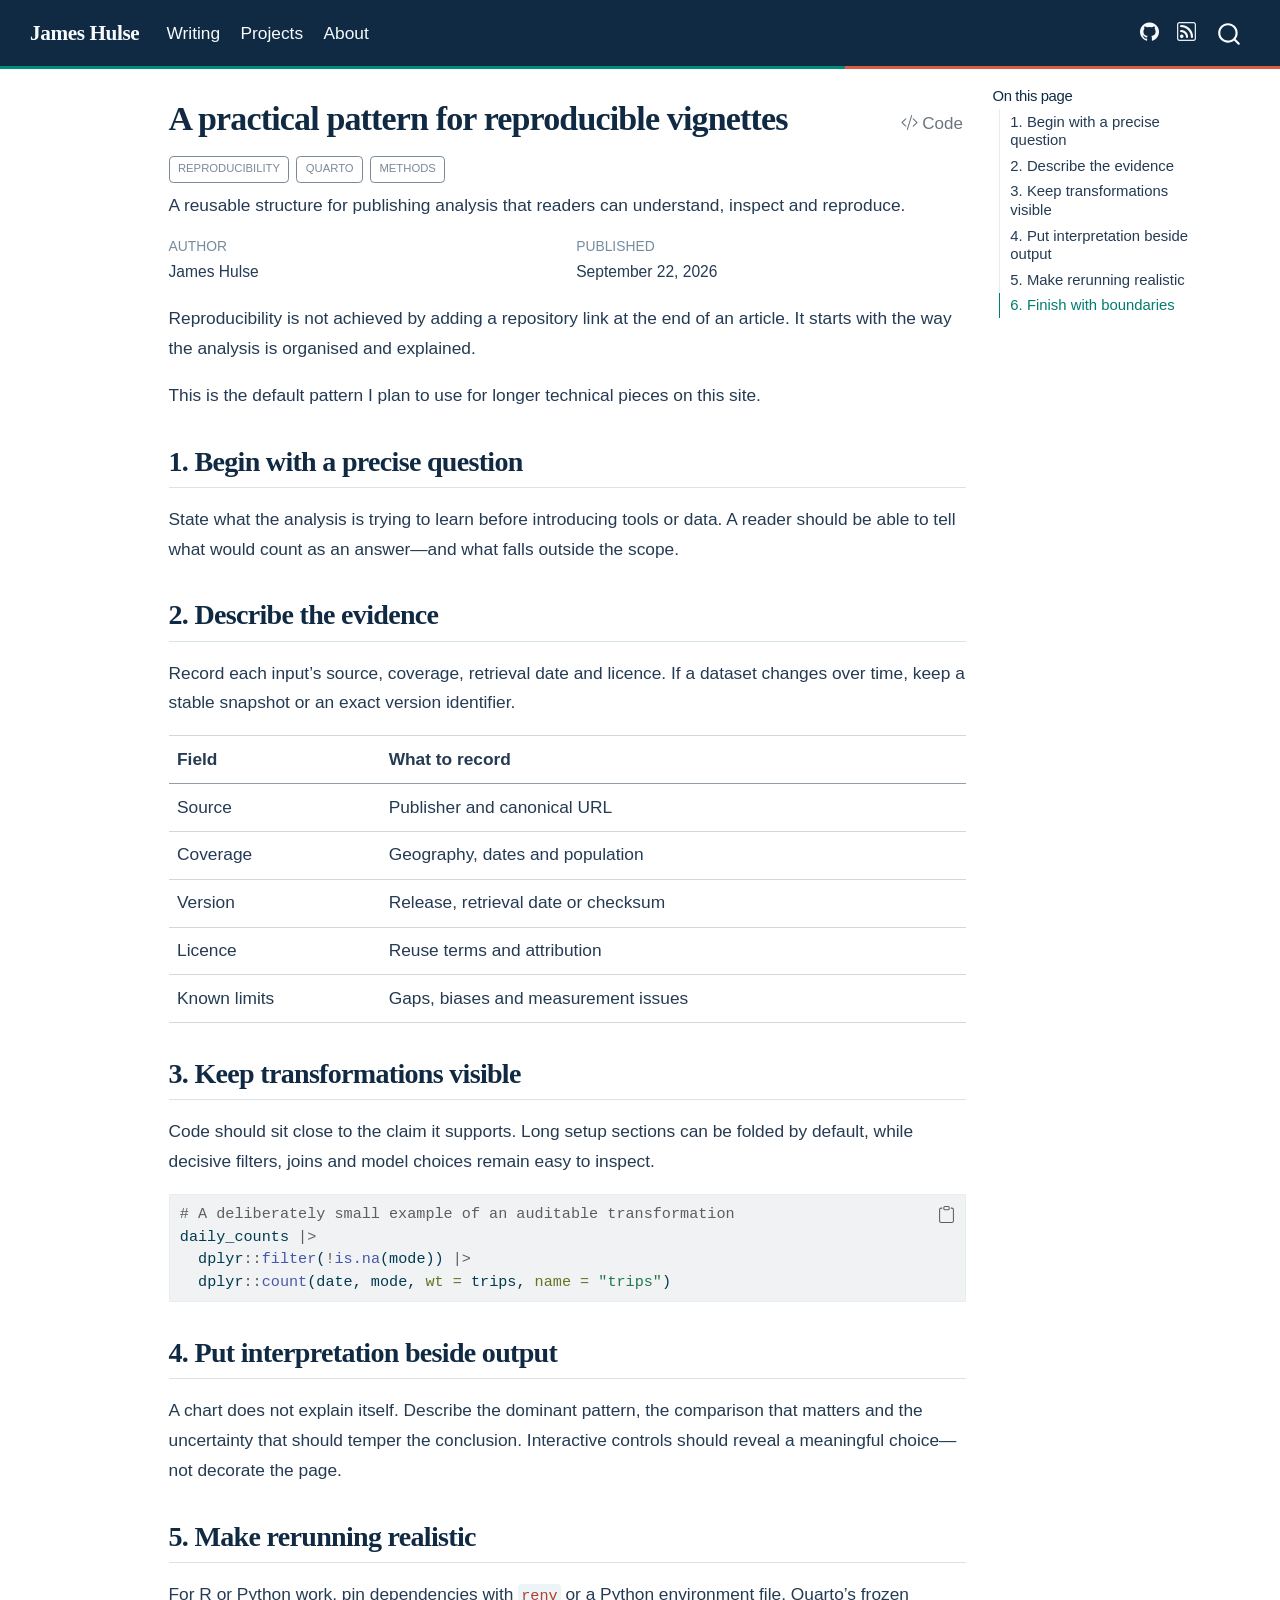
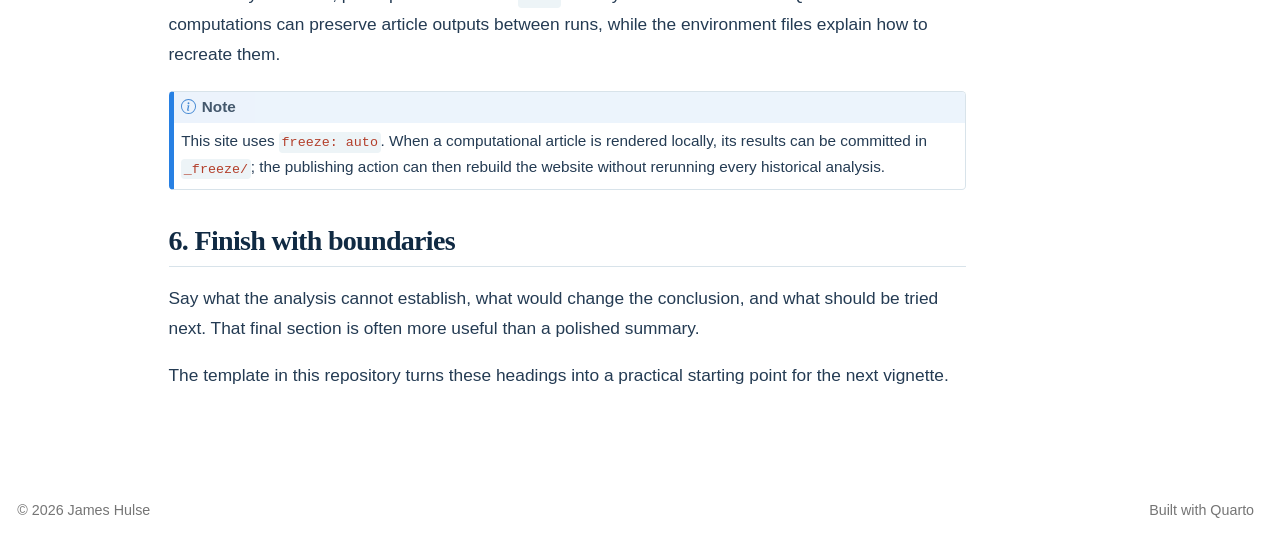
<file: articles/reproducible-vignette-pattern/index.html>
<!DOCTYPE html>
<html xmlns="http://www.w3.org/1999/xhtml" lang="en" xml:lang="en"><head>

<meta charset="utf-8">
<meta name="generator" content="quarto-1.10.18">

<meta name="viewport" content="width=device-width, initial-scale=1.0, user-scalable=yes">

<meta name="author" content="James Hulse">
<meta name="dcterms.date" content="2026-09-22">
<meta name="description" content="A reusable structure for publishing analysis that readers can understand, inspect and reproduce.">

<title>A practical pattern for reproducible vignettes – James Hulse</title>
<style>
/* Default styles provided by pandoc.
** See https://pandoc.org/MANUAL.html#variables-for-html for config info.
*/
span.smallcaps{font-variant: small-caps;}
div.columns{display: flex; gap: 1.5em;}
div.column{flex: auto;}
@media screen {
div.columns{gap: min(4vw, 1.5em);}
div.column{overflow-x: auto;}
}
div.hanging-indent{margin-left: 1.5em; text-indent: -1.5em;}
ul.task-list{list-style: none;}
ul.task-list li input[type="checkbox"] {
  width: 0.8em;
  margin: 0 0.8em 0.2em -1em; /* quarto-specific, see https://github.com/quarto-dev/quarto-cli/issues/4556 */ 
  vertical-align: middle;
}
/* CSS for syntax highlighting */
html { -webkit-text-size-adjust: 100%; }
pre > code.sourceCode { white-space: pre; position: relative; }
pre > code.sourceCode > span { display: inline-block; line-height: 1.25; }
pre > code.sourceCode > span:empty { height: 1.2em; }
.sourceCode { overflow: visible; }
code.sourceCode > span { color: inherit; text-decoration: inherit; }
div.sourceCode { margin: 1em 0; }
pre.sourceCode { margin: 0; }
@media screen {
div.sourceCode { overflow: auto; }
}
@media print {
pre > code.sourceCode { white-space: pre-wrap; }
pre > code.sourceCode > span { text-indent: -5em; padding-left: 5em; }
}
pre.numberSource code
  { counter-reset: source-line 0; }
pre.numberSource code > span
  { position: relative; left: -4em; counter-increment: source-line; }
pre.numberSource code > span > a:first-child::before
  { content: counter(source-line);
    position: relative; left: -1em; text-align: right; vertical-align: baseline;
    border: none; display: inline-block;
    -webkit-touch-callout: none; -webkit-user-select: none;
    -khtml-user-select: none; -moz-user-select: none;
    -ms-user-select: none; user-select: none;
    padding: 0 4px; width: 4em;
  }
pre.numberSource { margin-left: 3em;  padding-left: 4px; }
div.sourceCode
  {   }
@media screen {
pre > code.sourceCode > span > a:first-child::before { text-decoration: underline; }
}
</style>


<script src="../../site_libs/quarto-nav/quarto-nav.js"></script>
<script src="../../site_libs/clipboard/clipboard.min.js"></script>
<script src="../../site_libs/quarto-search/autocomplete.umd.js"></script>
<script src="../../site_libs/quarto-search/fuse.min.js"></script>
<script src="../../site_libs/quarto-search/quarto-search.js"></script>
<meta name="quarto:offset" content="../../">
<link href="../../assets/favicon.svg" rel="icon" type="image/svg+xml">
<script src="../../site_libs/quarto-html/quarto.js" type="module"></script>
<script src="../../site_libs/quarto-html/tabsets/tabsets.js" type="module"></script>
<script src="../../site_libs/quarto-html/popper.min.js"></script>
<script src="../../site_libs/quarto-html/tippy.umd.min.js"></script>
<script src="../../site_libs/quarto-html/anchor.min.js"></script>
<link href="../../site_libs/quarto-html/tippy.css" rel="stylesheet">
<link href="../../site_libs/quarto-html/quarto-syntax-highlighting-64a204ab8560d761af7679ceaba22944.css" rel="stylesheet" id="quarto-text-highlighting-styles">
<script src="../../site_libs/bootstrap/bootstrap.min.js"></script>
<link href="../../site_libs/bootstrap/bootstrap-icons.css" rel="stylesheet">
<link href="../../site_libs/bootstrap/bootstrap-c81bf8725aca6831dec120900e5ac63b.min.css" rel="stylesheet" append-hash="true" id="quarto-bootstrap" data-mode="light">
<script id="quarto-search-options" type="application/json">{
  "location": "navbar",
  "copy-button": false,
  "collapse-after": 3,
  "panel-placement": "end",
  "type": "overlay",
  "limit": 50,
  "keyboard-shortcut": [
    "f",
    "/",
    "s"
  ],
  "language": {
    "search-no-results-text": "No results",
    "search-matching-documents-text": "matching documents",
    "search-copy-link-title": "Copy link to search",
    "search-hide-matches-text": "Hide additional matches",
    "search-more-match-text": "more match in this document",
    "search-more-matches-text": "more matches in this document",
    "search-clear-button-title": "Clear",
    "search-text-placeholder": "Search notes, methods and projects",
    "search-detached-cancel-button-title": "Cancel",
    "search-submit-button-title": "Submit",
    "search-label": "Search"
  }
}</script>


<link rel="stylesheet" href="../../styles.css">
<meta property="og:title" content="A practical pattern for reproducible vignettes – James Hulse">
<meta property="og:description" content="A reusable structure for publishing analysis that readers can understand, inspect and reproduce.">
<meta property="og:site_name" content="James Hulse">
<meta name="twitter:title" content="A practical pattern for reproducible vignettes – James Hulse">
<meta name="twitter:description" content="A reusable structure for publishing analysis that readers can understand, inspect and reproduce.">
<meta name="twitter:card" content="summary">
</head>

<body class="nav-fixed quarto-light">

<div id="quarto-search-results"></div>
  <header id="quarto-header" class="headroom fixed-top">
    <nav class="navbar navbar-expand-lg " data-bs-theme="dark">
      <div class="navbar-container container-fluid">
      <div class="navbar-brand-container mx-auto">
    <a class="navbar-brand" href="../../index.html">
    <span class="navbar-title">James Hulse</span>
    </a>
  </div>
            <div id="quarto-search" class="" title="Search"></div>
          <button class="navbar-toggler" type="button" data-bs-toggle="collapse" data-bs-target="#navbarCollapse" aria-controls="navbarCollapse" role="menu" aria-expanded="false" aria-label="Toggle navigation" onclick="if (window.quartoToggleHeadroom) { window.quartoToggleHeadroom(); }">
  <span class="navbar-toggler-icon"></span>
</button>
          <div class="collapse navbar-collapse" id="navbarCollapse">
            <ul class="navbar-nav navbar-nav-scroll me-auto">
  <li class="nav-item">
    <a class="nav-link" href="../../writing.html"> 
<span class="menu-text">Writing</span></a>
  </li>  
  <li class="nav-item">
    <a class="nav-link" href="../../projects.html"> 
<span class="menu-text">Projects</span></a>
  </li>  
  <li class="nav-item">
    <a class="nav-link" href="../../about.html"> 
<span class="menu-text">About</span></a>
  </li>  
</ul>
            <ul class="navbar-nav navbar-nav-scroll ms-auto">
  <li class="nav-item compact">
    <a class="nav-link" href="https://github.com/hulsiejames"> <i class="bi bi-github" role="img" aria-label="GitHub profile">
</i> 
<span class="menu-text"></span></a>
  </li>  
  <li class="nav-item compact">
    <a class="nav-link" href="../../writing.xml"> <i class="bi bi-rss" role="img" aria-label="Writing RSS feed">
</i> 
<span class="menu-text"></span></a>
  </li>  
</ul>
          </div> <!-- /navcollapse -->
            <div class="quarto-navbar-tools">
</div>
      </div> <!-- /container-fluid -->
    </nav>
</header>
<!-- content -->
<div id="quarto-content" class="quarto-container page-columns page-rows-contents page-layout-article page-navbar">
<!-- sidebar -->
<!-- margin-sidebar -->
    <div id="quarto-margin-sidebar" class="sidebar margin-sidebar">
        <nav id="TOC" role="doc-toc" class="toc-active">
    <h2 id="toc-title">On this page</h2>
   
  <ul>
  <li><a href="#begin-with-a-precise-question" id="toc-begin-with-a-precise-question" class="nav-link active" data-scroll-target="#begin-with-a-precise-question">1. Begin with a precise question</a></li>
  <li><a href="#describe-the-evidence" id="toc-describe-the-evidence" class="nav-link" data-scroll-target="#describe-the-evidence">2. Describe the evidence</a></li>
  <li><a href="#keep-transformations-visible" id="toc-keep-transformations-visible" class="nav-link" data-scroll-target="#keep-transformations-visible">3. Keep transformations visible</a></li>
  <li><a href="#put-interpretation-beside-output" id="toc-put-interpretation-beside-output" class="nav-link" data-scroll-target="#put-interpretation-beside-output">4. Put interpretation beside output</a></li>
  <li><a href="#make-rerunning-realistic" id="toc-make-rerunning-realistic" class="nav-link" data-scroll-target="#make-rerunning-realistic">5. Make rerunning realistic</a></li>
  <li><a href="#finish-with-boundaries" id="toc-finish-with-boundaries" class="nav-link" data-scroll-target="#finish-with-boundaries">6. Finish with boundaries</a></li>
  </ul>
</nav>
    </div>
<!-- main -->
<main class="content" id="quarto-document-content">

<header id="title-block-header" class="quarto-title-block default">
<div class="quarto-title">
<div class="quarto-title-block"><div><h1 class="title">A practical pattern for reproducible vignettes</h1><button type="button" class="btn code-tools-button" id="quarto-code-tools-source"><i class="bi"></i> Code</button></div></div>
  <div class="quarto-categories">
    <div class="quarto-category">reproducibility</div>
    <div class="quarto-category">Quarto</div>
    <div class="quarto-category">methods</div>
  </div>
  </div>

<div>
  <div class="description">
    A reusable structure for publishing analysis that readers can understand, inspect and reproduce.
  </div>
</div>


<div class="quarto-title-meta">

    <div>
    <div class="quarto-title-meta-heading">Author</div>
    <div class="quarto-title-meta-contents">
             <p>James Hulse </p>
          </div>
  </div>
    
    <div>
    <div class="quarto-title-meta-heading">Published</div>
    <div class="quarto-title-meta-contents">
      <p class="date">September 22, 2026</p>
    </div>
  </div>
  
    
  </div>
  


</header>


<p>Reproducibility is not achieved by adding a repository link at the end of an article. It starts with the way the analysis is organised and explained.</p>
<p>This is the default pattern I plan to use for longer technical pieces on this site.</p>
<section id="begin-with-a-precise-question" class="level2">
<h2 class="anchored" data-anchor-id="begin-with-a-precise-question">1. Begin with a precise question</h2>
<p>State what the analysis is trying to learn before introducing tools or data. A reader should be able to tell what would count as an answer—and what falls outside the scope.</p>
</section>
<section id="describe-the-evidence" class="level2">
<h2 class="anchored" data-anchor-id="describe-the-evidence">2. Describe the evidence</h2>
<p>Record each input’s source, coverage, retrieval date and licence. If a dataset changes over time, keep a stable snapshot or an exact version identifier.</p>
<table class="caption-top table">
<thead>
<tr class="header">
<th>Field</th>
<th>What to record</th>
</tr>
</thead>
<tbody>
<tr class="odd">
<td>Source</td>
<td>Publisher and canonical URL</td>
</tr>
<tr class="even">
<td>Coverage</td>
<td>Geography, dates and population</td>
</tr>
<tr class="odd">
<td>Version</td>
<td>Release, retrieval date or checksum</td>
</tr>
<tr class="even">
<td>Licence</td>
<td>Reuse terms and attribution</td>
</tr>
<tr class="odd">
<td>Known limits</td>
<td>Gaps, biases and measurement issues</td>
</tr>
</tbody>
</table>
</section>
<section id="keep-transformations-visible" class="level2">
<h2 class="anchored" data-anchor-id="keep-transformations-visible">3. Keep transformations visible</h2>
<p>Code should sit close to the claim it supports. Long setup sections can be folded by default, while decisive filters, joins and model choices remain easy to inspect.</p>
<div class="code-copy-outer-scaffold"><div class="sourceCode" id="cb1"><pre class="sourceCode r code-with-copy"><code class="sourceCode r"><span id="cb1-1"><a href="#cb1-1" aria-hidden="true" tabindex="-1"></a><span class="co"># A deliberately small example of an auditable transformation</span></span>
<span id="cb1-2"><a href="#cb1-2" aria-hidden="true" tabindex="-1"></a>daily_counts <span class="sc">|&gt;</span></span>
<span id="cb1-3"><a href="#cb1-3" aria-hidden="true" tabindex="-1"></a>  dplyr<span class="sc">::</span><span class="fu">filter</span>(<span class="sc">!</span><span class="fu">is.na</span>(mode)) <span class="sc">|&gt;</span></span>
<span id="cb1-4"><a href="#cb1-4" aria-hidden="true" tabindex="-1"></a>  dplyr<span class="sc">::</span><span class="fu">count</span>(date, mode, <span class="at">wt =</span> trips, <span class="at">name =</span> <span class="st">"trips"</span>)</span></code></pre></div><button title="Copy to Clipboard" class="code-copy-button"><i class="bi"></i></button></div>
</section>
<section id="put-interpretation-beside-output" class="level2">
<h2 class="anchored" data-anchor-id="put-interpretation-beside-output">4. Put interpretation beside output</h2>
<p>A chart does not explain itself. Describe the dominant pattern, the comparison that matters and the uncertainty that should temper the conclusion. Interactive controls should reveal a meaningful choice—not decorate the page.</p>
</section>
<section id="make-rerunning-realistic" class="level2">
<h2 class="anchored" data-anchor-id="make-rerunning-realistic">5. Make rerunning realistic</h2>
<p>For R or Python work, pin dependencies with <code>renv</code> or a Python environment file. Quarto’s frozen computations can preserve article outputs between runs, while the environment files explain how to recreate them.</p>
<div class="callout callout-style-default callout-note callout-titled">
<div class="callout-header d-flex align-content-center">
<div class="callout-icon-container">
<i class="callout-icon"></i>
</div>
<div class="callout-title-container flex-fill">
Note
</div>
</div>
<div class="callout-body-container callout-body">
<p>This site uses <code>freeze: auto</code>. When a computational article is rendered locally, its results can be committed in <code>_freeze/</code>; the publishing action can then rebuild the website without rerunning every historical analysis.</p>
</div>
</div>
</section>
<section id="finish-with-boundaries" class="level2">
<h2 class="anchored" data-anchor-id="finish-with-boundaries">6. Finish with boundaries</h2>
<p>Say what the analysis cannot establish, what would change the conclusion, and what should be tried next. That final section is often more useful than a polished summary.</p>
<p>The template in this repository turns these headings into a practical starting point for the next vignette.</p>


<!-- -->

</section>

</main> <!-- /main -->
<script id="quarto-html-after-body" type="application/javascript">
  window.document.addEventListener("DOMContentLoaded", function (event) {
    const icon = "";
    const anchorJS = new window.AnchorJS();
    anchorJS.options = {
      placement: 'right',
      icon: icon
    };
    anchorJS.add('.anchored');
    const isCodeAnnotation = (el) => {
      for (const clz of el.classList) {
        if (clz.startsWith('code-annotation-')) {                     
          return true;
        }
      }
      return false;
    }
    const onCopySuccess = function(e) {
      // button target
      const button = e.trigger;
      // don't keep focus
      button.blur();
      // flash "checked"
      button.classList.add('code-copy-button-checked');
      var currentTitle = button.getAttribute("title");
      button.setAttribute("title", "Copied!");
      let tooltip;
      if (window.bootstrap) {
        button.setAttribute("data-bs-toggle", "tooltip");
        button.setAttribute("data-bs-placement", "left");
        button.setAttribute("data-bs-title", "Copied!");
        tooltip = new bootstrap.Tooltip(button, 
          { trigger: "manual", 
            customClass: "code-copy-button-tooltip",
            offset: [0, -8]});
        tooltip.show();    
      }
      setTimeout(function() {
        if (tooltip) {
          tooltip.hide();
          button.removeAttribute("data-bs-title");
          button.removeAttribute("data-bs-toggle");
          button.removeAttribute("data-bs-placement");
        }
        button.setAttribute("title", currentTitle);
        button.classList.remove('code-copy-button-checked');
      }, 1000);
      // clear code selection
      e.clearSelection();
    }
    const getTextToCopy = function(trigger) {
      const outerScaffold = trigger.parentElement.cloneNode(true);
      const codeEl = outerScaffold.querySelector('code');
      for (const childEl of codeEl.children) {
        if (isCodeAnnotation(childEl)) {
          childEl.remove();
        }
      }
      return codeEl.innerText;
    }
    const clipboard = new window.ClipboardJS('.code-copy-button:not([data-in-quarto-modal])', {
      text: getTextToCopy
    });
    clipboard.on('success', onCopySuccess);
    if (window.document.getElementById('quarto-embedded-source-code-modal')) {
      const clipboardModal = new window.ClipboardJS('.code-copy-button[data-in-quarto-modal]', {
        text: getTextToCopy,
        container: window.document.getElementById('quarto-embedded-source-code-modal')
      });
      clipboardModal.on('success', onCopySuccess);
    }
    const viewSource = window.document.getElementById('quarto-view-source') ||
                       window.document.getElementById('quarto-code-tools-source');
    if (viewSource) {
      const sourceUrl = viewSource.getAttribute("data-quarto-source-url");
      viewSource.addEventListener("click", function(e) {
        if (sourceUrl) {
          // rstudio viewer pane
          if (/\bcapabilities=\b/.test(window.location)) {
            window.open(sourceUrl);
          } else {
            window.location.href = sourceUrl;
          }
        } else {
          const modal = new bootstrap.Modal(document.getElementById('quarto-embedded-source-code-modal'));
          modal.show();
        }
        return false;
      });
    }
    function toggleCodeHandler(show) {
      return function(e) {
        const cellDetails = window.document.querySelectorAll(".cell details.code-fold");
        for (let i=0; i<cellDetails.length; i++) {
          const details = cellDetails[i];
          if (show) {
            details.open = true;
          } else {
            details.removeAttribute("open");
          }
        }
        const cellCodeDivs = window.document.querySelectorAll(".cell div.sourceCode.cell-code");
        const fromCls = show ? "hidden" : "unhidden";
        const toCls = show ? "unhidden" : "hidden";
        for (let i=0; i<cellCodeDivs.length; i++) {
          const codeDiv = cellCodeDivs[i];
          if (codeDiv.classList.contains(fromCls)) {
            codeDiv.classList.remove(fromCls);
            codeDiv.classList.add(toCls);
          } 
        }
        return false;
      }
    }
    const hideAllCode = window.document.getElementById("quarto-hide-all-code");
    if (hideAllCode) {
      hideAllCode.addEventListener("click", toggleCodeHandler(false));
    }
    const showAllCode = window.document.getElementById("quarto-show-all-code");
    if (showAllCode) {
      showAllCode.addEventListener("click", toggleCodeHandler(true));
    }
      var localhostRegex = new RegExp(/^(?:http|https):\/\/localhost\:?[0-9]*\//);
      var mailtoRegex = new RegExp(/^mailto:/);
        var filterRegex = new RegExp("https:\/\/hulsiejames\.github\.io");
      var isInternal = (href) => {
          return filterRegex.test(href) || localhostRegex.test(href) || mailtoRegex.test(href);
      }
      // Inspect non-navigation links and adorn them if external
     var links = window.document.querySelectorAll('a[href]:not(.nav-link):not(.navbar-brand):not(.toc-action):not(.sidebar-link):not(.sidebar-item-toggle):not(.pagination-link):not(.no-external):not([aria-hidden]):not(.dropdown-item):not(.quarto-navigation-tool):not(.about-link)');
      for (var i=0; i<links.length; i++) {
        const link = links[i];
        if (!isInternal(link.href)) {
          // undo the damage that might have been done by quarto-nav.js in the case of
          // links that we want to consider external
          if (link.dataset.originalHref !== undefined) {
            link.href = link.dataset.originalHref;
          }
            // target, if specified
            link.setAttribute("target", "_blank");
            if (link.getAttribute("rel") === null) {
              link.setAttribute("rel", "noopener");
            }
        }
      }
    function tippyHover(el, contentFn, onTriggerFn, onUntriggerFn) {
      const config = {
        allowHTML: true,
        maxWidth: 500,
        delay: 100,
        arrow: false,
        appendTo: function(el) {
            return el.parentElement;
        },
        interactive: true,
        interactiveBorder: 10,
        theme: 'quarto',
        placement: 'bottom-start',
      };
      if (contentFn) {
        config.content = contentFn;
      }
      if (onTriggerFn) {
        config.onTrigger = onTriggerFn;
      }
      if (onUntriggerFn) {
        config.onUntrigger = onUntriggerFn;
      }
      window.tippy(el, config); 
    }
    const noterefs = window.document.querySelectorAll('a[role="doc-noteref"]');
    for (var i=0; i<noterefs.length; i++) {
      const ref = noterefs[i];
      tippyHover(ref, function() {
        // use id or data attribute instead here
        let href = ref.getAttribute('data-footnote-href') || ref.getAttribute('href');
        try { href = new URL(href).hash; } catch {}
        const id = href.replace(/^#\/?/, "");
        const note = window.document.getElementById(id);
        if (note) {
          return note.innerHTML;
        } else {
          return "";
        }
      });
    }
    const xrefs = window.document.querySelectorAll('a.quarto-xref');
    const processXRef = (id, note) => {
      // Strip column container classes
      const stripColumnClz = (el) => {
        el.classList.remove("page-full", "page-columns");
        if (el.children) {
          for (const child of el.children) {
            stripColumnClz(child);
          }
        }
      }
      stripColumnClz(note)
      if (id === null || id.startsWith('sec-')) {
        // Special case sections, only their first couple elements
        const container = document.createElement("div");
        if (note.children && note.children.length > 2) {
          container.appendChild(note.children[0].cloneNode(true));
          for (let i = 1; i < note.children.length; i++) {
            const child = note.children[i];
            if (child.tagName === "P" && child.innerText === "") {
              continue;
            } else {
              container.appendChild(child.cloneNode(true));
              break;
            }
          }
          if (window.Quarto?.typesetMath) {
            window.Quarto.typesetMath(container);
          }
          return container.innerHTML
        } else {
          if (window.Quarto?.typesetMath) {
            window.Quarto.typesetMath(note);
          }
          return note.innerHTML;
        }
      } else {
        // Remove any anchor links if they are present
        const anchorLink = note.querySelector('a.anchorjs-link');
        if (anchorLink) {
          anchorLink.remove();
        }
        if (window.Quarto?.typesetMath) {
          window.Quarto.typesetMath(note);
        }
        if (note.classList.contains("callout")) {
          return note.outerHTML;
        } else {
          return note.innerHTML;
        }
      }
    }
    for (var i=0; i<xrefs.length; i++) {
      const xref = xrefs[i];
      tippyHover(xref, undefined, function(instance) {
        instance.disable();
        let url = xref.getAttribute('href');
        let hash = undefined; 
        if (url.startsWith('#')) {
          hash = url;
        } else {
          try { hash = new URL(url).hash; } catch {}
        }
        if (hash) {
          const id = hash.replace(/^#\/?/, "");
          const note = window.document.getElementById(id);
          if (note !== null) {
            try {
              const html = processXRef(id, note.cloneNode(true));
              instance.setContent(html);
            } finally {
              instance.enable();
              instance.show();
            }
          } else {
            // See if we can fetch this
            fetch(url.split('#')[0])
            .then(res => res.text())
            .then(html => {
              const parser = new DOMParser();
              const htmlDoc = parser.parseFromString(html, "text/html");
              const note = htmlDoc.getElementById(id);
              if (note !== null) {
                const html = processXRef(id, note);
                instance.setContent(html);
              } 
            }).finally(() => {
              instance.enable();
              instance.show();
            });
          }
        } else {
          // See if we can fetch a full url (with no hash to target)
          // This is a special case and we should probably do some content thinning / targeting
          fetch(url)
          .then(res => res.text())
          .then(html => {
            const parser = new DOMParser();
            const htmlDoc = parser.parseFromString(html, "text/html");
            const note = htmlDoc.querySelector('main.content');
            if (note !== null) {
              // This should only happen for chapter cross references
              // (since there is no id in the URL)
              // remove the first header
              if (note.children.length > 0 && note.children[0].tagName === "HEADER") {
                note.children[0].remove();
              }
              const html = processXRef(null, note);
              instance.setContent(html);
            } 
          }).finally(() => {
            instance.enable();
            instance.show();
          });
        }
      }, function(instance) {
      });
    }
        let selectedAnnoteEl;
        const selectorForAnnotation = ( cell, annotation) => {
          let cellAttr = 'data-code-cell="' + cell + '"';
          let lineAttr = 'data-code-annotation="' +  annotation + '"';
          const selector = 'span[' + cellAttr + '][' + lineAttr + ']';
          return selector;
        }
        const selectCodeLines = (annoteEl) => {
          const doc = window.document;
          const targetCell = annoteEl.getAttribute("data-target-cell");
          const targetAnnotation = annoteEl.getAttribute("data-target-annotation");
          const annoteSpan = window.document.querySelector(selectorForAnnotation(targetCell, targetAnnotation));
          const lines = annoteSpan.getAttribute("data-code-lines").split(",");
          const lineIds = lines.map((line) => {
            return targetCell + "-" + line;
          })
          let top = null;
          let height = null;
          let parent = null;
          if (lineIds.length > 0) {
              //compute the position of the single el (top and bottom and make a div)
              const el = window.document.getElementById(lineIds[0]);
              top = el.offsetTop;
              height = el.offsetHeight;
              parent = el.parentElement.parentElement;
            if (lineIds.length > 1) {
              const lastEl = window.document.getElementById(lineIds[lineIds.length - 1]);
              const bottom = lastEl.offsetTop + lastEl.offsetHeight;
              height = bottom - top;
            }
            if (top !== null && height !== null && parent !== null) {
              // cook up a div (if necessary) and position it 
              let div = window.document.getElementById("code-annotation-line-highlight");
              if (div === null) {
                div = window.document.createElement("div");
                div.setAttribute("id", "code-annotation-line-highlight");
                div.style.position = 'absolute';
                parent.appendChild(div);
              }
              div.style.top = top - 2 + "px";
              div.style.height = height + 4 + "px";
              div.style.left = 0;
              let gutterDiv = window.document.getElementById("code-annotation-line-highlight-gutter");
              if (gutterDiv === null) {
                gutterDiv = window.document.createElement("div");
                gutterDiv.setAttribute("id", "code-annotation-line-highlight-gutter");
                gutterDiv.style.position = 'absolute';
                const codeCell = window.document.getElementById(targetCell);
                const gutter = codeCell.querySelector('.code-annotation-gutter');
                gutter.appendChild(gutterDiv);
              }
              gutterDiv.style.top = top - 2 + "px";
              gutterDiv.style.height = height + 4 + "px";
            }
            selectedAnnoteEl = annoteEl;
          }
        };
        const unselectCodeLines = () => {
          const elementsIds = ["code-annotation-line-highlight", "code-annotation-line-highlight-gutter"];
          elementsIds.forEach((elId) => {
            const div = window.document.getElementById(elId);
            if (div) {
              div.remove();
            }
          });
          selectedAnnoteEl = undefined;
        };
          // Handle positioning of the toggle
      window.addEventListener(
        "resize",
        throttle(() => {
          elRect = undefined;
          if (selectedAnnoteEl) {
            selectCodeLines(selectedAnnoteEl);
          }
        }, 10)
      );
      function throttle(fn, ms) {
      let throttle = false;
      let timer;
        return (...args) => {
          if(!throttle) { // first call gets through
              fn.apply(this, args);
              throttle = true;
          } else { // all the others get throttled
              if(timer) clearTimeout(timer); // cancel #2
              timer = setTimeout(() => {
                fn.apply(this, args);
                timer = throttle = false;
              }, ms);
          }
        };
      }
        // Attach click handler to the DT
        const annoteDls = window.document.querySelectorAll('dt[data-target-cell]');
        for (const annoteDlNode of annoteDls) {
          annoteDlNode.addEventListener('click', (event) => {
            const clickedEl = event.target;
            if (clickedEl !== selectedAnnoteEl) {
              unselectCodeLines();
              const activeEl = window.document.querySelector('dt[data-target-cell].code-annotation-active');
              if (activeEl) {
                activeEl.classList.remove('code-annotation-active');
              }
              selectCodeLines(clickedEl);
              clickedEl.classList.add('code-annotation-active');
            } else {
              // Unselect the line
              unselectCodeLines();
              clickedEl.classList.remove('code-annotation-active');
            }
          });
        }
    const findCites = (el) => {
      const parentEl = el.parentElement;
      if (parentEl) {
        const cites = parentEl.dataset.cites;
        if (cites) {
          return {
            el,
            cites: cites.split(' ')
          };
        } else {
          return findCites(el.parentElement)
        }
      } else {
        return undefined;
      }
    };
    var bibliorefs = window.document.querySelectorAll('a[role="doc-biblioref"]');
    for (var i=0; i<bibliorefs.length; i++) {
      const ref = bibliorefs[i];
      const citeInfo = findCites(ref);
      if (citeInfo) {
        tippyHover(citeInfo.el, function() {
          var popup = window.document.createElement('div');
          citeInfo.cites.forEach(function(cite) {
            var citeDiv = window.document.createElement('div');
            citeDiv.classList.add('hanging-indent');
            citeDiv.classList.add('csl-entry');
            var biblioDiv = window.document.getElementById('ref-' + cite);
            if (biblioDiv) {
              citeDiv.innerHTML = biblioDiv.innerHTML;
            }
            popup.appendChild(citeDiv);
          });
          return popup.innerHTML;
        });
      }
    }
  });
  </script><div class="modal fade" id="quarto-embedded-source-code-modal" tabindex="-1" aria-labelledby="quarto-embedded-source-code-modal-label" aria-hidden="true"><div class="modal-dialog modal-dialog-scrollable"><div class="modal-content"><div class="modal-header"><h5 class="modal-title" id="quarto-embedded-source-code-modal-label">Source Code</h5><button class="btn-close" data-bs-dismiss="modal"></button></div><div class="modal-body"><div class="">
<div class="code-copy-outer-scaffold"><div class="sourceCode" id="cb2" data-shortcodes="false"><pre class="sourceCode markdown code-with-copy"><code class="sourceCode markdown"><span id="cb2-1"><a href="#cb2-1" aria-hidden="true" tabindex="-1"></a><span class="co">---</span></span>
<span id="cb2-2"><a href="#cb2-2" aria-hidden="true" tabindex="-1"></a><span class="an">title:</span><span class="co"> "A practical pattern for reproducible vignettes"</span></span>
<span id="cb2-3"><a href="#cb2-3" aria-hidden="true" tabindex="-1"></a><span class="an">description:</span><span class="co"> "A reusable structure for publishing analysis that readers can understand, inspect and reproduce."</span></span>
<span id="cb2-4"><a href="#cb2-4" aria-hidden="true" tabindex="-1"></a><span class="an">date:</span><span class="co"> 2026-09-22</span></span>
<span id="cb2-5"><a href="#cb2-5" aria-hidden="true" tabindex="-1"></a><span class="an">categories:</span><span class="co"> [reproducibility, Quarto, methods]</span></span>
<span id="cb2-6"><a href="#cb2-6" aria-hidden="true" tabindex="-1"></a><span class="an">draft:</span><span class="co"> false</span></span>
<span id="cb2-7"><a href="#cb2-7" aria-hidden="true" tabindex="-1"></a><span class="co">---</span></span>
<span id="cb2-8"><a href="#cb2-8" aria-hidden="true" tabindex="-1"></a></span>
<span id="cb2-9"><a href="#cb2-9" aria-hidden="true" tabindex="-1"></a>Reproducibility is not achieved by adding a repository link at the end of an article. It starts with the way the analysis is organised and explained.</span>
<span id="cb2-10"><a href="#cb2-10" aria-hidden="true" tabindex="-1"></a></span>
<span id="cb2-11"><a href="#cb2-11" aria-hidden="true" tabindex="-1"></a>This is the default pattern I plan to use for longer technical pieces on this site.</span>
<span id="cb2-12"><a href="#cb2-12" aria-hidden="true" tabindex="-1"></a></span>
<span id="cb2-13"><a href="#cb2-13" aria-hidden="true" tabindex="-1"></a><span class="fu">## 1. Begin with a precise question</span></span>
<span id="cb2-14"><a href="#cb2-14" aria-hidden="true" tabindex="-1"></a></span>
<span id="cb2-15"><a href="#cb2-15" aria-hidden="true" tabindex="-1"></a>State what the analysis is trying to learn before introducing tools or data. A reader should be able to tell what would count as an answer—and what falls outside the scope.</span>
<span id="cb2-16"><a href="#cb2-16" aria-hidden="true" tabindex="-1"></a></span>
<span id="cb2-17"><a href="#cb2-17" aria-hidden="true" tabindex="-1"></a><span class="fu">## 2. Describe the evidence</span></span>
<span id="cb2-18"><a href="#cb2-18" aria-hidden="true" tabindex="-1"></a></span>
<span id="cb2-19"><a href="#cb2-19" aria-hidden="true" tabindex="-1"></a>Record each input’s source, coverage, retrieval date and licence. If a dataset changes over time, keep a stable snapshot or an exact version identifier.</span>
<span id="cb2-20"><a href="#cb2-20" aria-hidden="true" tabindex="-1"></a></span>
<span id="cb2-21"><a href="#cb2-21" aria-hidden="true" tabindex="-1"></a><span class="pp">|</span> Field <span class="pp">|</span> What to record <span class="pp">|</span></span>
<span id="cb2-22"><a href="#cb2-22" aria-hidden="true" tabindex="-1"></a><span class="pp">|---|---|</span></span>
<span id="cb2-23"><a href="#cb2-23" aria-hidden="true" tabindex="-1"></a><span class="pp">|</span> Source <span class="pp">|</span> Publisher and canonical URL <span class="pp">|</span></span>
<span id="cb2-24"><a href="#cb2-24" aria-hidden="true" tabindex="-1"></a><span class="pp">|</span> Coverage <span class="pp">|</span> Geography, dates and population <span class="pp">|</span></span>
<span id="cb2-25"><a href="#cb2-25" aria-hidden="true" tabindex="-1"></a><span class="pp">|</span> Version <span class="pp">|</span> Release, retrieval date or checksum <span class="pp">|</span></span>
<span id="cb2-26"><a href="#cb2-26" aria-hidden="true" tabindex="-1"></a><span class="pp">|</span> Licence <span class="pp">|</span> Reuse terms and attribution <span class="pp">|</span></span>
<span id="cb2-27"><a href="#cb2-27" aria-hidden="true" tabindex="-1"></a><span class="pp">|</span> Known limits <span class="pp">|</span> Gaps, biases and measurement issues <span class="pp">|</span></span>
<span id="cb2-28"><a href="#cb2-28" aria-hidden="true" tabindex="-1"></a></span>
<span id="cb2-29"><a href="#cb2-29" aria-hidden="true" tabindex="-1"></a><span class="fu">## 3. Keep transformations visible</span></span>
<span id="cb2-30"><a href="#cb2-30" aria-hidden="true" tabindex="-1"></a></span>
<span id="cb2-31"><a href="#cb2-31" aria-hidden="true" tabindex="-1"></a>Code should sit close to the claim it supports. Long setup sections can be folded by default, while decisive filters, joins and model choices remain easy to inspect.</span>
<span id="cb2-32"><a href="#cb2-32" aria-hidden="true" tabindex="-1"></a></span>
<span id="cb2-33"><a href="#cb2-33" aria-hidden="true" tabindex="-1"></a><span class="in">```r</span></span>
<span id="cb2-34"><a href="#cb2-34" aria-hidden="true" tabindex="-1"></a><span class="co"># A deliberately small example of an auditable transformation</span></span>
<span id="cb2-35"><a href="#cb2-35" aria-hidden="true" tabindex="-1"></a>daily_counts <span class="sc">|&gt;</span></span>
<span id="cb2-36"><a href="#cb2-36" aria-hidden="true" tabindex="-1"></a>  dplyr<span class="sc">::</span><span class="fu">filter</span>(<span class="sc">!</span><span class="fu">is.na</span>(mode)) <span class="sc">|&gt;</span></span>
<span id="cb2-37"><a href="#cb2-37" aria-hidden="true" tabindex="-1"></a>  dplyr<span class="sc">::</span><span class="fu">count</span>(date, mode, <span class="at">wt =</span> trips, <span class="at">name =</span> <span class="st">"trips"</span>)</span>
<span id="cb2-38"><a href="#cb2-38" aria-hidden="true" tabindex="-1"></a><span class="in">```</span></span>
<span id="cb2-39"><a href="#cb2-39" aria-hidden="true" tabindex="-1"></a></span>
<span id="cb2-40"><a href="#cb2-40" aria-hidden="true" tabindex="-1"></a><span class="fu">## 4. Put interpretation beside output</span></span>
<span id="cb2-41"><a href="#cb2-41" aria-hidden="true" tabindex="-1"></a></span>
<span id="cb2-42"><a href="#cb2-42" aria-hidden="true" tabindex="-1"></a>A chart does not explain itself. Describe the dominant pattern, the comparison that matters and the uncertainty that should temper the conclusion. Interactive controls should reveal a meaningful choice—not decorate the page.</span>
<span id="cb2-43"><a href="#cb2-43" aria-hidden="true" tabindex="-1"></a></span>
<span id="cb2-44"><a href="#cb2-44" aria-hidden="true" tabindex="-1"></a><span class="fu">## 5. Make rerunning realistic</span></span>
<span id="cb2-45"><a href="#cb2-45" aria-hidden="true" tabindex="-1"></a></span>
<span id="cb2-46"><a href="#cb2-46" aria-hidden="true" tabindex="-1"></a>For R or Python work, pin dependencies with <span class="in">`renv`</span> or a Python environment file. Quarto’s frozen computations can preserve article outputs between runs, while the environment files explain how to recreate them.</span>
<span id="cb2-47"><a href="#cb2-47" aria-hidden="true" tabindex="-1"></a></span>
<span id="cb2-48"><a href="#cb2-48" aria-hidden="true" tabindex="-1"></a>::: {.callout-note}</span>
<span id="cb2-49"><a href="#cb2-49" aria-hidden="true" tabindex="-1"></a>This site uses <span class="in">`freeze: auto`</span>. When a computational article is rendered locally, its results can be committed in <span class="in">`_freeze/`</span>; the publishing action can then rebuild the website without rerunning every historical analysis.</span>
<span id="cb2-50"><a href="#cb2-50" aria-hidden="true" tabindex="-1"></a>:::</span>
<span id="cb2-51"><a href="#cb2-51" aria-hidden="true" tabindex="-1"></a></span>
<span id="cb2-52"><a href="#cb2-52" aria-hidden="true" tabindex="-1"></a><span class="fu">## 6. Finish with boundaries</span></span>
<span id="cb2-53"><a href="#cb2-53" aria-hidden="true" tabindex="-1"></a></span>
<span id="cb2-54"><a href="#cb2-54" aria-hidden="true" tabindex="-1"></a>Say what the analysis cannot establish, what would change the conclusion, and what should be tried next. That final section is often more useful than a polished summary.</span>
<span id="cb2-55"><a href="#cb2-55" aria-hidden="true" tabindex="-1"></a></span>
<span id="cb2-56"><a href="#cb2-56" aria-hidden="true" tabindex="-1"></a>The template in this repository turns these headings into a practical starting point for the next vignette.</span></code></pre></div><button title="Copy to Clipboard" class="code-copy-button" data-in-quarto-modal=""><i class="bi"></i></button></div>
</div></div></div></div></div>
</div> <!-- /content -->
<footer class="footer">
  <div class="nav-footer">
    <div class="nav-footer-left">
<p>© 2026 James Hulse</p>
</div>   
    <div class="nav-footer-center">
      &nbsp;
    </div>
    <div class="nav-footer-right">
      <ul class="footer-items list-unstyled">
    <li class="nav-item">
    <a class="nav-link" href="https://quarto.org/">
<p>Built with Quarto</p>
</a>
  </li>  
</ul>
    </div>
  </div>
</footer>




</body></html>
</file>
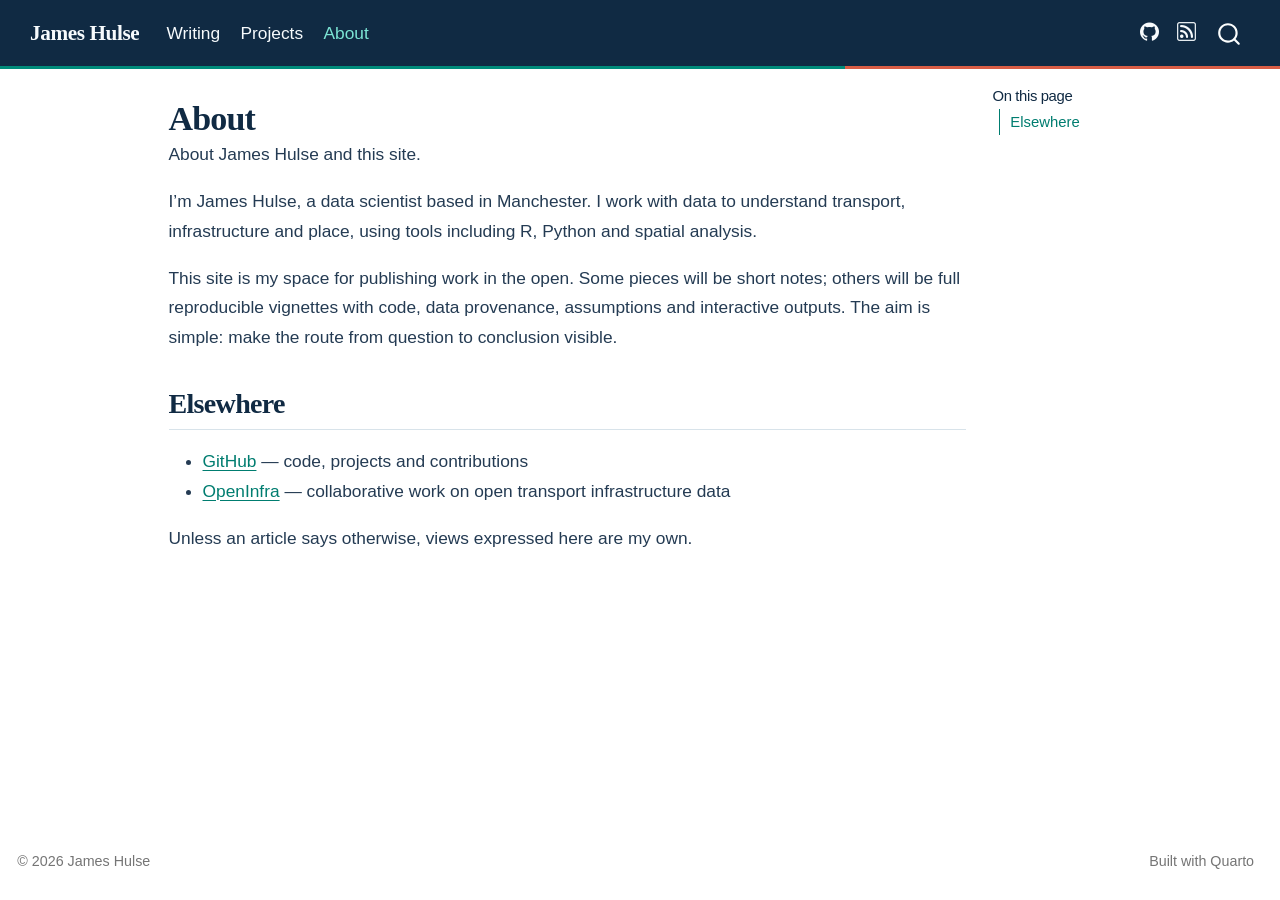
<file: about.html>
<!DOCTYPE html>
<html xmlns="http://www.w3.org/1999/xhtml" lang="en" xml:lang="en"><head>

<meta charset="utf-8">
<meta name="generator" content="quarto-1.10.18">

<meta name="viewport" content="width=device-width, initial-scale=1.0, user-scalable=yes">

<meta name="description" content="About James Hulse and this site.">

<title>About – James Hulse</title>
<style>
/* Default styles provided by pandoc.
** See https://pandoc.org/MANUAL.html#variables-for-html for config info.
*/
span.smallcaps{font-variant: small-caps;}
div.columns{display: flex; gap: 1.5em;}
div.column{flex: auto;}
@media screen {
div.columns{gap: min(4vw, 1.5em);}
div.column{overflow-x: auto;}
}
div.hanging-indent{margin-left: 1.5em; text-indent: -1.5em;}
ul.task-list{list-style: none;}
ul.task-list li input[type="checkbox"] {
  width: 0.8em;
  margin: 0 0.8em 0.2em -1em; /* quarto-specific, see https://github.com/quarto-dev/quarto-cli/issues/4556 */ 
  vertical-align: middle;
}
</style>


<script src="site_libs/quarto-nav/quarto-nav.js"></script>
<script src="site_libs/clipboard/clipboard.min.js"></script>
<script src="site_libs/quarto-search/autocomplete.umd.js"></script>
<script src="site_libs/quarto-search/fuse.min.js"></script>
<script src="site_libs/quarto-search/quarto-search.js"></script>
<meta name="quarto:offset" content="./">
<link href="./assets/favicon.svg" rel="icon" type="image/svg+xml">
<script src="site_libs/quarto-html/quarto.js" type="module"></script>
<script src="site_libs/quarto-html/tabsets/tabsets.js" type="module"></script>
<script src="site_libs/quarto-html/popper.min.js"></script>
<script src="site_libs/quarto-html/tippy.umd.min.js"></script>
<script src="site_libs/quarto-html/anchor.min.js"></script>
<link href="site_libs/quarto-html/tippy.css" rel="stylesheet">
<link href="site_libs/quarto-html/quarto-syntax-highlighting-64a204ab8560d761af7679ceaba22944.css" rel="stylesheet" id="quarto-text-highlighting-styles">
<script src="site_libs/bootstrap/bootstrap.min.js"></script>
<link href="site_libs/bootstrap/bootstrap-icons.css" rel="stylesheet">
<link href="site_libs/bootstrap/bootstrap-c81bf8725aca6831dec120900e5ac63b.min.css" rel="stylesheet" append-hash="true" id="quarto-bootstrap" data-mode="light">
<script id="quarto-search-options" type="application/json">{
  "location": "navbar",
  "copy-button": false,
  "collapse-after": 3,
  "panel-placement": "end",
  "type": "overlay",
  "limit": 50,
  "keyboard-shortcut": [
    "f",
    "/",
    "s"
  ],
  "language": {
    "search-no-results-text": "No results",
    "search-matching-documents-text": "matching documents",
    "search-copy-link-title": "Copy link to search",
    "search-hide-matches-text": "Hide additional matches",
    "search-more-match-text": "more match in this document",
    "search-more-matches-text": "more matches in this document",
    "search-clear-button-title": "Clear",
    "search-text-placeholder": "Search notes, methods and projects",
    "search-detached-cancel-button-title": "Cancel",
    "search-submit-button-title": "Submit",
    "search-label": "Search"
  }
}</script>


<link rel="stylesheet" href="styles.css">
<meta property="og:title" content="About – James Hulse">
<meta property="og:description" content="About James Hulse and this site.">
<meta property="og:site_name" content="James Hulse">
<meta name="twitter:title" content="About – James Hulse">
<meta name="twitter:description" content="About James Hulse and this site.">
<meta name="twitter:card" content="summary">
</head>

<body class="nav-fixed quarto-light">

<div id="quarto-search-results"></div>
  <header id="quarto-header" class="headroom fixed-top">
    <nav class="navbar navbar-expand-lg " data-bs-theme="dark">
      <div class="navbar-container container-fluid">
      <div class="navbar-brand-container mx-auto">
    <a class="navbar-brand" href="./index.html">
    <span class="navbar-title">James Hulse</span>
    </a>
  </div>
            <div id="quarto-search" class="" title="Search"></div>
          <button class="navbar-toggler" type="button" data-bs-toggle="collapse" data-bs-target="#navbarCollapse" aria-controls="navbarCollapse" role="menu" aria-expanded="false" aria-label="Toggle navigation" onclick="if (window.quartoToggleHeadroom) { window.quartoToggleHeadroom(); }">
  <span class="navbar-toggler-icon"></span>
</button>
          <div class="collapse navbar-collapse" id="navbarCollapse">
            <ul class="navbar-nav navbar-nav-scroll me-auto">
  <li class="nav-item">
    <a class="nav-link" href="./writing.html"> 
<span class="menu-text">Writing</span></a>
  </li>  
  <li class="nav-item">
    <a class="nav-link" href="./projects.html"> 
<span class="menu-text">Projects</span></a>
  </li>  
  <li class="nav-item">
    <a class="nav-link active" href="./about.html" aria-current="page"> 
<span class="menu-text">About</span></a>
  </li>  
</ul>
            <ul class="navbar-nav navbar-nav-scroll ms-auto">
  <li class="nav-item compact">
    <a class="nav-link" href="https://github.com/hulsiejames"> <i class="bi bi-github" role="img" aria-label="GitHub profile">
</i> 
<span class="menu-text"></span></a>
  </li>  
  <li class="nav-item compact">
    <a class="nav-link" href="./writing.xml"> <i class="bi bi-rss" role="img" aria-label="Writing RSS feed">
</i> 
<span class="menu-text"></span></a>
  </li>  
</ul>
          </div> <!-- /navcollapse -->
            <div class="quarto-navbar-tools">
</div>
      </div> <!-- /container-fluid -->
    </nav>
</header>
<!-- content -->
<div id="quarto-content" class="quarto-container page-columns page-rows-contents page-layout-article page-navbar">
<!-- sidebar -->
<!-- margin-sidebar -->
    <div id="quarto-margin-sidebar" class="sidebar margin-sidebar">
        <nav id="TOC" role="doc-toc" class="toc-active">
    <h2 id="toc-title">On this page</h2>
   
  <ul>
  <li><a href="#elsewhere" id="toc-elsewhere" class="nav-link active" data-scroll-target="#elsewhere">Elsewhere</a></li>
  </ul>
</nav>
    </div>
<!-- main -->
<main class="content" id="quarto-document-content">

<header id="title-block-header" class="quarto-title-block default">
<div class="quarto-title">
<h1 class="title">About</h1>
</div>

<div>
  <div class="description">
    About James Hulse and this site.
  </div>
</div>


<div class="quarto-title-meta">

    
  
    
  </div>
  


</header>


<p>I’m James Hulse, a data scientist based in Manchester. I work with data to understand transport, infrastructure and place, using tools including R, Python and spatial analysis.</p>
<p>This site is my space for publishing work in the open. Some pieces will be short notes; others will be full reproducible vignettes with code, data provenance, assumptions and interactive outputs. The aim is simple: make the route from question to conclusion visible.</p>
<section id="elsewhere" class="level2">
<h2 class="anchored" data-anchor-id="elsewhere">Elsewhere</h2>
<ul>
<li><a href="https://github.com/hulsiejames">GitHub</a> — code, projects and contributions</li>
<li><a href="https://udsleeds.github.io/openinfra/">OpenInfra</a> — collaborative work on open transport infrastructure data</li>
</ul>
<p>Unless an article says otherwise, views expressed here are my own.</p>


</section>

</main> <!-- /main -->
<script id="quarto-html-after-body" type="application/javascript">
  window.document.addEventListener("DOMContentLoaded", function (event) {
    const icon = "";
    const anchorJS = new window.AnchorJS();
    anchorJS.options = {
      placement: 'right',
      icon: icon
    };
    anchorJS.add('.anchored');
    const isCodeAnnotation = (el) => {
      for (const clz of el.classList) {
        if (clz.startsWith('code-annotation-')) {                     
          return true;
        }
      }
      return false;
    }
    const onCopySuccess = function(e) {
      // button target
      const button = e.trigger;
      // don't keep focus
      button.blur();
      // flash "checked"
      button.classList.add('code-copy-button-checked');
      var currentTitle = button.getAttribute("title");
      button.setAttribute("title", "Copied!");
      let tooltip;
      if (window.bootstrap) {
        button.setAttribute("data-bs-toggle", "tooltip");
        button.setAttribute("data-bs-placement", "left");
        button.setAttribute("data-bs-title", "Copied!");
        tooltip = new bootstrap.Tooltip(button, 
          { trigger: "manual", 
            customClass: "code-copy-button-tooltip",
            offset: [0, -8]});
        tooltip.show();    
      }
      setTimeout(function() {
        if (tooltip) {
          tooltip.hide();
          button.removeAttribute("data-bs-title");
          button.removeAttribute("data-bs-toggle");
          button.removeAttribute("data-bs-placement");
        }
        button.setAttribute("title", currentTitle);
        button.classList.remove('code-copy-button-checked');
      }, 1000);
      // clear code selection
      e.clearSelection();
    }
    const getTextToCopy = function(trigger) {
      const outerScaffold = trigger.parentElement.cloneNode(true);
      const codeEl = outerScaffold.querySelector('code');
      for (const childEl of codeEl.children) {
        if (isCodeAnnotation(childEl)) {
          childEl.remove();
        }
      }
      return codeEl.innerText;
    }
    const clipboard = new window.ClipboardJS('.code-copy-button:not([data-in-quarto-modal])', {
      text: getTextToCopy
    });
    clipboard.on('success', onCopySuccess);
    if (window.document.getElementById('quarto-embedded-source-code-modal')) {
      const clipboardModal = new window.ClipboardJS('.code-copy-button[data-in-quarto-modal]', {
        text: getTextToCopy,
        container: window.document.getElementById('quarto-embedded-source-code-modal')
      });
      clipboardModal.on('success', onCopySuccess);
    }
      var localhostRegex = new RegExp(/^(?:http|https):\/\/localhost\:?[0-9]*\//);
      var mailtoRegex = new RegExp(/^mailto:/);
        var filterRegex = new RegExp("https:\/\/hulsiejames\.github\.io");
      var isInternal = (href) => {
          return filterRegex.test(href) || localhostRegex.test(href) || mailtoRegex.test(href);
      }
      // Inspect non-navigation links and adorn them if external
     var links = window.document.querySelectorAll('a[href]:not(.nav-link):not(.navbar-brand):not(.toc-action):not(.sidebar-link):not(.sidebar-item-toggle):not(.pagination-link):not(.no-external):not([aria-hidden]):not(.dropdown-item):not(.quarto-navigation-tool):not(.about-link)');
      for (var i=0; i<links.length; i++) {
        const link = links[i];
        if (!isInternal(link.href)) {
          // undo the damage that might have been done by quarto-nav.js in the case of
          // links that we want to consider external
          if (link.dataset.originalHref !== undefined) {
            link.href = link.dataset.originalHref;
          }
            // target, if specified
            link.setAttribute("target", "_blank");
            if (link.getAttribute("rel") === null) {
              link.setAttribute("rel", "noopener");
            }
        }
      }
    function tippyHover(el, contentFn, onTriggerFn, onUntriggerFn) {
      const config = {
        allowHTML: true,
        maxWidth: 500,
        delay: 100,
        arrow: false,
        appendTo: function(el) {
            return el.parentElement;
        },
        interactive: true,
        interactiveBorder: 10,
        theme: 'quarto',
        placement: 'bottom-start',
      };
      if (contentFn) {
        config.content = contentFn;
      }
      if (onTriggerFn) {
        config.onTrigger = onTriggerFn;
      }
      if (onUntriggerFn) {
        config.onUntrigger = onUntriggerFn;
      }
      window.tippy(el, config); 
    }
    const noterefs = window.document.querySelectorAll('a[role="doc-noteref"]');
    for (var i=0; i<noterefs.length; i++) {
      const ref = noterefs[i];
      tippyHover(ref, function() {
        // use id or data attribute instead here
        let href = ref.getAttribute('data-footnote-href') || ref.getAttribute('href');
        try { href = new URL(href).hash; } catch {}
        const id = href.replace(/^#\/?/, "");
        const note = window.document.getElementById(id);
        if (note) {
          return note.innerHTML;
        } else {
          return "";
        }
      });
    }
    const xrefs = window.document.querySelectorAll('a.quarto-xref');
    const processXRef = (id, note) => {
      // Strip column container classes
      const stripColumnClz = (el) => {
        el.classList.remove("page-full", "page-columns");
        if (el.children) {
          for (const child of el.children) {
            stripColumnClz(child);
          }
        }
      }
      stripColumnClz(note)
      if (id === null || id.startsWith('sec-')) {
        // Special case sections, only their first couple elements
        const container = document.createElement("div");
        if (note.children && note.children.length > 2) {
          container.appendChild(note.children[0].cloneNode(true));
          for (let i = 1; i < note.children.length; i++) {
            const child = note.children[i];
            if (child.tagName === "P" && child.innerText === "") {
              continue;
            } else {
              container.appendChild(child.cloneNode(true));
              break;
            }
          }
          if (window.Quarto?.typesetMath) {
            window.Quarto.typesetMath(container);
          }
          return container.innerHTML
        } else {
          if (window.Quarto?.typesetMath) {
            window.Quarto.typesetMath(note);
          }
          return note.innerHTML;
        }
      } else {
        // Remove any anchor links if they are present
        const anchorLink = note.querySelector('a.anchorjs-link');
        if (anchorLink) {
          anchorLink.remove();
        }
        if (window.Quarto?.typesetMath) {
          window.Quarto.typesetMath(note);
        }
        if (note.classList.contains("callout")) {
          return note.outerHTML;
        } else {
          return note.innerHTML;
        }
      }
    }
    for (var i=0; i<xrefs.length; i++) {
      const xref = xrefs[i];
      tippyHover(xref, undefined, function(instance) {
        instance.disable();
        let url = xref.getAttribute('href');
        let hash = undefined; 
        if (url.startsWith('#')) {
          hash = url;
        } else {
          try { hash = new URL(url).hash; } catch {}
        }
        if (hash) {
          const id = hash.replace(/^#\/?/, "");
          const note = window.document.getElementById(id);
          if (note !== null) {
            try {
              const html = processXRef(id, note.cloneNode(true));
              instance.setContent(html);
            } finally {
              instance.enable();
              instance.show();
            }
          } else {
            // See if we can fetch this
            fetch(url.split('#')[0])
            .then(res => res.text())
            .then(html => {
              const parser = new DOMParser();
              const htmlDoc = parser.parseFromString(html, "text/html");
              const note = htmlDoc.getElementById(id);
              if (note !== null) {
                const html = processXRef(id, note);
                instance.setContent(html);
              } 
            }).finally(() => {
              instance.enable();
              instance.show();
            });
          }
        } else {
          // See if we can fetch a full url (with no hash to target)
          // This is a special case and we should probably do some content thinning / targeting
          fetch(url)
          .then(res => res.text())
          .then(html => {
            const parser = new DOMParser();
            const htmlDoc = parser.parseFromString(html, "text/html");
            const note = htmlDoc.querySelector('main.content');
            if (note !== null) {
              // This should only happen for chapter cross references
              // (since there is no id in the URL)
              // remove the first header
              if (note.children.length > 0 && note.children[0].tagName === "HEADER") {
                note.children[0].remove();
              }
              const html = processXRef(null, note);
              instance.setContent(html);
            } 
          }).finally(() => {
            instance.enable();
            instance.show();
          });
        }
      }, function(instance) {
      });
    }
        let selectedAnnoteEl;
        const selectorForAnnotation = ( cell, annotation) => {
          let cellAttr = 'data-code-cell="' + cell + '"';
          let lineAttr = 'data-code-annotation="' +  annotation + '"';
          const selector = 'span[' + cellAttr + '][' + lineAttr + ']';
          return selector;
        }
        const selectCodeLines = (annoteEl) => {
          const doc = window.document;
          const targetCell = annoteEl.getAttribute("data-target-cell");
          const targetAnnotation = annoteEl.getAttribute("data-target-annotation");
          const annoteSpan = window.document.querySelector(selectorForAnnotation(targetCell, targetAnnotation));
          const lines = annoteSpan.getAttribute("data-code-lines").split(",");
          const lineIds = lines.map((line) => {
            return targetCell + "-" + line;
          })
          let top = null;
          let height = null;
          let parent = null;
          if (lineIds.length > 0) {
              //compute the position of the single el (top and bottom and make a div)
              const el = window.document.getElementById(lineIds[0]);
              top = el.offsetTop;
              height = el.offsetHeight;
              parent = el.parentElement.parentElement;
            if (lineIds.length > 1) {
              const lastEl = window.document.getElementById(lineIds[lineIds.length - 1]);
              const bottom = lastEl.offsetTop + lastEl.offsetHeight;
              height = bottom - top;
            }
            if (top !== null && height !== null && parent !== null) {
              // cook up a div (if necessary) and position it 
              let div = window.document.getElementById("code-annotation-line-highlight");
              if (div === null) {
                div = window.document.createElement("div");
                div.setAttribute("id", "code-annotation-line-highlight");
                div.style.position = 'absolute';
                parent.appendChild(div);
              }
              div.style.top = top - 2 + "px";
              div.style.height = height + 4 + "px";
              div.style.left = 0;
              let gutterDiv = window.document.getElementById("code-annotation-line-highlight-gutter");
              if (gutterDiv === null) {
                gutterDiv = window.document.createElement("div");
                gutterDiv.setAttribute("id", "code-annotation-line-highlight-gutter");
                gutterDiv.style.position = 'absolute';
                const codeCell = window.document.getElementById(targetCell);
                const gutter = codeCell.querySelector('.code-annotation-gutter');
                gutter.appendChild(gutterDiv);
              }
              gutterDiv.style.top = top - 2 + "px";
              gutterDiv.style.height = height + 4 + "px";
            }
            selectedAnnoteEl = annoteEl;
          }
        };
        const unselectCodeLines = () => {
          const elementsIds = ["code-annotation-line-highlight", "code-annotation-line-highlight-gutter"];
          elementsIds.forEach((elId) => {
            const div = window.document.getElementById(elId);
            if (div) {
              div.remove();
            }
          });
          selectedAnnoteEl = undefined;
        };
          // Handle positioning of the toggle
      window.addEventListener(
        "resize",
        throttle(() => {
          elRect = undefined;
          if (selectedAnnoteEl) {
            selectCodeLines(selectedAnnoteEl);
          }
        }, 10)
      );
      function throttle(fn, ms) {
      let throttle = false;
      let timer;
        return (...args) => {
          if(!throttle) { // first call gets through
              fn.apply(this, args);
              throttle = true;
          } else { // all the others get throttled
              if(timer) clearTimeout(timer); // cancel #2
              timer = setTimeout(() => {
                fn.apply(this, args);
                timer = throttle = false;
              }, ms);
          }
        };
      }
        // Attach click handler to the DT
        const annoteDls = window.document.querySelectorAll('dt[data-target-cell]');
        for (const annoteDlNode of annoteDls) {
          annoteDlNode.addEventListener('click', (event) => {
            const clickedEl = event.target;
            if (clickedEl !== selectedAnnoteEl) {
              unselectCodeLines();
              const activeEl = window.document.querySelector('dt[data-target-cell].code-annotation-active');
              if (activeEl) {
                activeEl.classList.remove('code-annotation-active');
              }
              selectCodeLines(clickedEl);
              clickedEl.classList.add('code-annotation-active');
            } else {
              // Unselect the line
              unselectCodeLines();
              clickedEl.classList.remove('code-annotation-active');
            }
          });
        }
    const findCites = (el) => {
      const parentEl = el.parentElement;
      if (parentEl) {
        const cites = parentEl.dataset.cites;
        if (cites) {
          return {
            el,
            cites: cites.split(' ')
          };
        } else {
          return findCites(el.parentElement)
        }
      } else {
        return undefined;
      }
    };
    var bibliorefs = window.document.querySelectorAll('a[role="doc-biblioref"]');
    for (var i=0; i<bibliorefs.length; i++) {
      const ref = bibliorefs[i];
      const citeInfo = findCites(ref);
      if (citeInfo) {
        tippyHover(citeInfo.el, function() {
          var popup = window.document.createElement('div');
          citeInfo.cites.forEach(function(cite) {
            var citeDiv = window.document.createElement('div');
            citeDiv.classList.add('hanging-indent');
            citeDiv.classList.add('csl-entry');
            var biblioDiv = window.document.getElementById('ref-' + cite);
            if (biblioDiv) {
              citeDiv.innerHTML = biblioDiv.innerHTML;
            }
            popup.appendChild(citeDiv);
          });
          return popup.innerHTML;
        });
      }
    }
  });
  </script>
</div> <!-- /content -->
<footer class="footer">
  <div class="nav-footer">
    <div class="nav-footer-left">
<p>© 2026 James Hulse</p>
</div>   
    <div class="nav-footer-center">
      &nbsp;
    </div>
    <div class="nav-footer-right">
      <ul class="footer-items list-unstyled">
    <li class="nav-item">
    <a class="nav-link" href="https://quarto.org/">
<p>Built with Quarto</p>
</a>
  </li>  
</ul>
    </div>
  </div>
</footer>




</body></html>
</file>
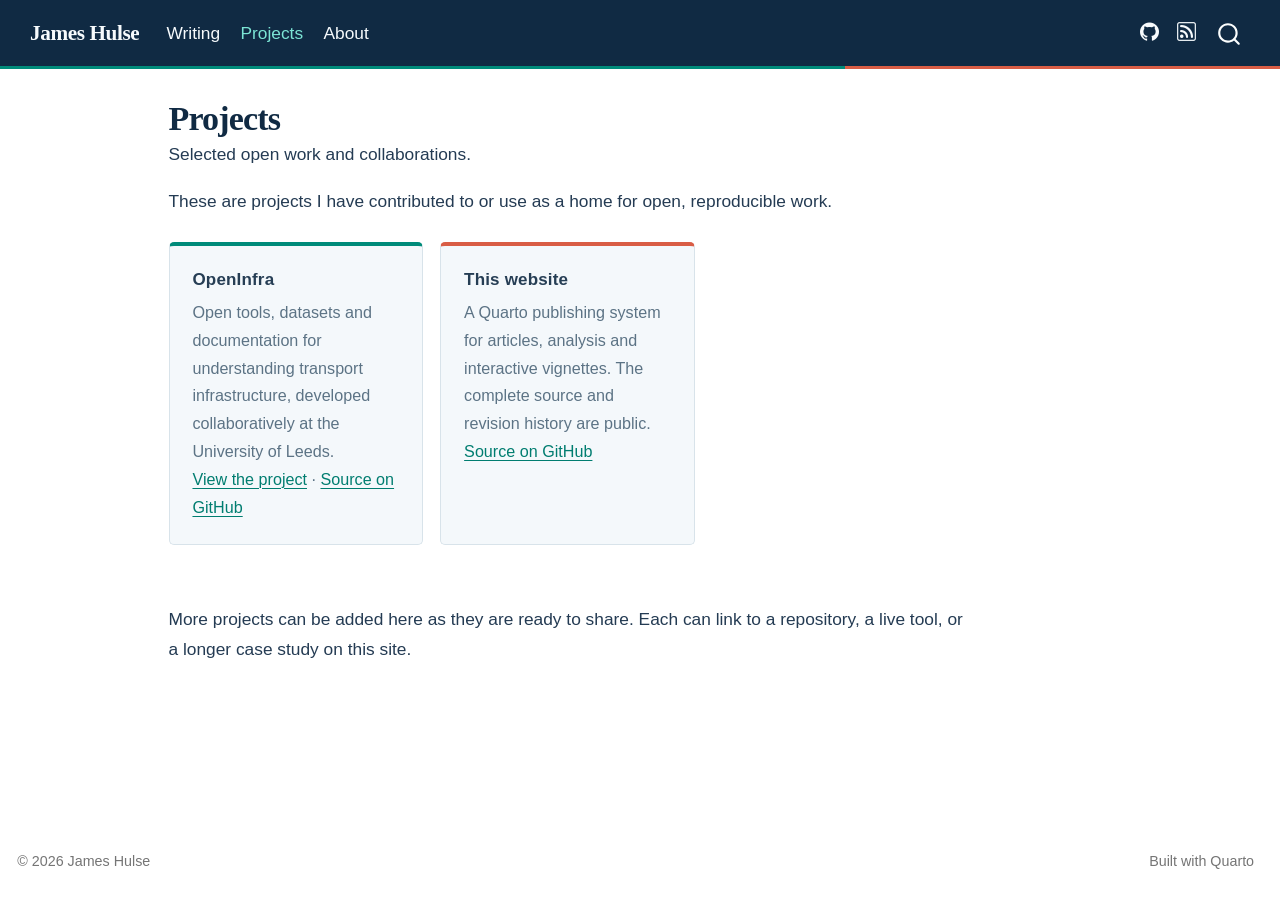
<file: projects.html>
<!DOCTYPE html>
<html xmlns="http://www.w3.org/1999/xhtml" lang="en" xml:lang="en"><head>

<meta charset="utf-8">
<meta name="generator" content="quarto-1.10.18">

<meta name="viewport" content="width=device-width, initial-scale=1.0, user-scalable=yes">

<meta name="description" content="Selected open work and collaborations.">

<title>Projects – James Hulse</title>
<style>
/* Default styles provided by pandoc.
** See https://pandoc.org/MANUAL.html#variables-for-html for config info.
*/
span.smallcaps{font-variant: small-caps;}
div.columns{display: flex; gap: 1.5em;}
div.column{flex: auto;}
@media screen {
div.columns{gap: min(4vw, 1.5em);}
div.column{overflow-x: auto;}
}
div.hanging-indent{margin-left: 1.5em; text-indent: -1.5em;}
ul.task-list{list-style: none;}
ul.task-list li input[type="checkbox"] {
  width: 0.8em;
  margin: 0 0.8em 0.2em -1em; /* quarto-specific, see https://github.com/quarto-dev/quarto-cli/issues/4556 */ 
  vertical-align: middle;
}
</style>


<script src="site_libs/quarto-nav/quarto-nav.js"></script>
<script src="site_libs/clipboard/clipboard.min.js"></script>
<script src="site_libs/quarto-search/autocomplete.umd.js"></script>
<script src="site_libs/quarto-search/fuse.min.js"></script>
<script src="site_libs/quarto-search/quarto-search.js"></script>
<meta name="quarto:offset" content="./">
<link href="./assets/favicon.svg" rel="icon" type="image/svg+xml">
<script src="site_libs/quarto-html/quarto.js" type="module"></script>
<script src="site_libs/quarto-html/tabsets/tabsets.js" type="module"></script>
<script src="site_libs/quarto-html/popper.min.js"></script>
<script src="site_libs/quarto-html/tippy.umd.min.js"></script>
<script src="site_libs/quarto-html/anchor.min.js"></script>
<link href="site_libs/quarto-html/tippy.css" rel="stylesheet">
<link href="site_libs/quarto-html/quarto-syntax-highlighting-64a204ab8560d761af7679ceaba22944.css" rel="stylesheet" id="quarto-text-highlighting-styles">
<script src="site_libs/bootstrap/bootstrap.min.js"></script>
<link href="site_libs/bootstrap/bootstrap-icons.css" rel="stylesheet">
<link href="site_libs/bootstrap/bootstrap-c81bf8725aca6831dec120900e5ac63b.min.css" rel="stylesheet" append-hash="true" id="quarto-bootstrap" data-mode="light">
<script id="quarto-search-options" type="application/json">{
  "location": "navbar",
  "copy-button": false,
  "collapse-after": 3,
  "panel-placement": "end",
  "type": "overlay",
  "limit": 50,
  "keyboard-shortcut": [
    "f",
    "/",
    "s"
  ],
  "language": {
    "search-no-results-text": "No results",
    "search-matching-documents-text": "matching documents",
    "search-copy-link-title": "Copy link to search",
    "search-hide-matches-text": "Hide additional matches",
    "search-more-match-text": "more match in this document",
    "search-more-matches-text": "more matches in this document",
    "search-clear-button-title": "Clear",
    "search-text-placeholder": "Search notes, methods and projects",
    "search-detached-cancel-button-title": "Cancel",
    "search-submit-button-title": "Submit",
    "search-label": "Search"
  }
}</script>


<link rel="stylesheet" href="styles.css">
<meta property="og:title" content="Projects – James Hulse">
<meta property="og:description" content="Selected open work and collaborations.">
<meta property="og:site_name" content="James Hulse">
<meta name="twitter:title" content="Projects – James Hulse">
<meta name="twitter:description" content="Selected open work and collaborations.">
<meta name="twitter:card" content="summary">
</head>

<body class="nav-fixed quarto-light">

<div id="quarto-search-results"></div>
  <header id="quarto-header" class="headroom fixed-top">
    <nav class="navbar navbar-expand-lg " data-bs-theme="dark">
      <div class="navbar-container container-fluid">
      <div class="navbar-brand-container mx-auto">
    <a class="navbar-brand" href="./index.html">
    <span class="navbar-title">James Hulse</span>
    </a>
  </div>
            <div id="quarto-search" class="" title="Search"></div>
          <button class="navbar-toggler" type="button" data-bs-toggle="collapse" data-bs-target="#navbarCollapse" aria-controls="navbarCollapse" role="menu" aria-expanded="false" aria-label="Toggle navigation" onclick="if (window.quartoToggleHeadroom) { window.quartoToggleHeadroom(); }">
  <span class="navbar-toggler-icon"></span>
</button>
          <div class="collapse navbar-collapse" id="navbarCollapse">
            <ul class="navbar-nav navbar-nav-scroll me-auto">
  <li class="nav-item">
    <a class="nav-link" href="./writing.html"> 
<span class="menu-text">Writing</span></a>
  </li>  
  <li class="nav-item">
    <a class="nav-link active" href="./projects.html" aria-current="page"> 
<span class="menu-text">Projects</span></a>
  </li>  
  <li class="nav-item">
    <a class="nav-link" href="./about.html"> 
<span class="menu-text">About</span></a>
  </li>  
</ul>
            <ul class="navbar-nav navbar-nav-scroll ms-auto">
  <li class="nav-item compact">
    <a class="nav-link" href="https://github.com/hulsiejames"> <i class="bi bi-github" role="img" aria-label="GitHub profile">
</i> 
<span class="menu-text"></span></a>
  </li>  
  <li class="nav-item compact">
    <a class="nav-link" href="./writing.xml"> <i class="bi bi-rss" role="img" aria-label="Writing RSS feed">
</i> 
<span class="menu-text"></span></a>
  </li>  
</ul>
          </div> <!-- /navcollapse -->
            <div class="quarto-navbar-tools">
</div>
      </div> <!-- /container-fluid -->
    </nav>
</header>
<!-- content -->
<div id="quarto-content" class="quarto-container page-columns page-rows-contents page-layout-article page-navbar">
<!-- sidebar -->
<!-- margin-sidebar -->
    <div id="quarto-margin-sidebar" class="sidebar margin-sidebar zindex-bottom">
        
    </div>
<!-- main -->
<main class="content" id="quarto-document-content">

<header id="title-block-header" class="quarto-title-block default">
<div class="quarto-title">
<h1 class="title">Projects</h1>
</div>

<div>
  <div class="description">
    Selected open work and collaborations.
  </div>
</div>


<div class="quarto-title-meta">

    
  
    
  </div>
  


</header>


<p>These are projects I have contributed to or use as a home for open, reproducible work.</p>
<div class="project-grid">
<section id="openinfra" class="level3 project-card">
<h3 class="anchored" data-anchor-id="openinfra">OpenInfra</h3>
<p>Open tools, datasets and documentation for understanding transport infrastructure, developed collaboratively at the University of Leeds.</p>
<p><a href="https://udsleeds.github.io/openinfra/">View the project</a> · <a href="https://github.com/udsleeds/openinfra">Source on GitHub</a></p>
</section>
<section id="this-website" class="level3 project-card">
<h3 class="anchored" data-anchor-id="this-website">This website</h3>
<p>A Quarto publishing system for articles, analysis and interactive vignettes. The complete source and revision history are public.</p>
<p><a href="https://github.com/hulsiejames/hulsiejames.github.io">Source on GitHub</a></p>
</section>
</div>
<p>More projects can be added here as they are ready to share. Each can link to a repository, a live tool, or a longer case study on this site.</p>



</main> <!-- /main -->
<script id="quarto-html-after-body" type="application/javascript">
  window.document.addEventListener("DOMContentLoaded", function (event) {
    const icon = "";
    const anchorJS = new window.AnchorJS();
    anchorJS.options = {
      placement: 'right',
      icon: icon
    };
    anchorJS.add('.anchored');
    const isCodeAnnotation = (el) => {
      for (const clz of el.classList) {
        if (clz.startsWith('code-annotation-')) {                     
          return true;
        }
      }
      return false;
    }
    const onCopySuccess = function(e) {
      // button target
      const button = e.trigger;
      // don't keep focus
      button.blur();
      // flash "checked"
      button.classList.add('code-copy-button-checked');
      var currentTitle = button.getAttribute("title");
      button.setAttribute("title", "Copied!");
      let tooltip;
      if (window.bootstrap) {
        button.setAttribute("data-bs-toggle", "tooltip");
        button.setAttribute("data-bs-placement", "left");
        button.setAttribute("data-bs-title", "Copied!");
        tooltip = new bootstrap.Tooltip(button, 
          { trigger: "manual", 
            customClass: "code-copy-button-tooltip",
            offset: [0, -8]});
        tooltip.show();    
      }
      setTimeout(function() {
        if (tooltip) {
          tooltip.hide();
          button.removeAttribute("data-bs-title");
          button.removeAttribute("data-bs-toggle");
          button.removeAttribute("data-bs-placement");
        }
        button.setAttribute("title", currentTitle);
        button.classList.remove('code-copy-button-checked');
      }, 1000);
      // clear code selection
      e.clearSelection();
    }
    const getTextToCopy = function(trigger) {
      const outerScaffold = trigger.parentElement.cloneNode(true);
      const codeEl = outerScaffold.querySelector('code');
      for (const childEl of codeEl.children) {
        if (isCodeAnnotation(childEl)) {
          childEl.remove();
        }
      }
      return codeEl.innerText;
    }
    const clipboard = new window.ClipboardJS('.code-copy-button:not([data-in-quarto-modal])', {
      text: getTextToCopy
    });
    clipboard.on('success', onCopySuccess);
    if (window.document.getElementById('quarto-embedded-source-code-modal')) {
      const clipboardModal = new window.ClipboardJS('.code-copy-button[data-in-quarto-modal]', {
        text: getTextToCopy,
        container: window.document.getElementById('quarto-embedded-source-code-modal')
      });
      clipboardModal.on('success', onCopySuccess);
    }
      var localhostRegex = new RegExp(/^(?:http|https):\/\/localhost\:?[0-9]*\//);
      var mailtoRegex = new RegExp(/^mailto:/);
        var filterRegex = new RegExp("https:\/\/hulsiejames\.github\.io");
      var isInternal = (href) => {
          return filterRegex.test(href) || localhostRegex.test(href) || mailtoRegex.test(href);
      }
      // Inspect non-navigation links and adorn them if external
     var links = window.document.querySelectorAll('a[href]:not(.nav-link):not(.navbar-brand):not(.toc-action):not(.sidebar-link):not(.sidebar-item-toggle):not(.pagination-link):not(.no-external):not([aria-hidden]):not(.dropdown-item):not(.quarto-navigation-tool):not(.about-link)');
      for (var i=0; i<links.length; i++) {
        const link = links[i];
        if (!isInternal(link.href)) {
          // undo the damage that might have been done by quarto-nav.js in the case of
          // links that we want to consider external
          if (link.dataset.originalHref !== undefined) {
            link.href = link.dataset.originalHref;
          }
            // target, if specified
            link.setAttribute("target", "_blank");
            if (link.getAttribute("rel") === null) {
              link.setAttribute("rel", "noopener");
            }
        }
      }
    function tippyHover(el, contentFn, onTriggerFn, onUntriggerFn) {
      const config = {
        allowHTML: true,
        maxWidth: 500,
        delay: 100,
        arrow: false,
        appendTo: function(el) {
            return el.parentElement;
        },
        interactive: true,
        interactiveBorder: 10,
        theme: 'quarto',
        placement: 'bottom-start',
      };
      if (contentFn) {
        config.content = contentFn;
      }
      if (onTriggerFn) {
        config.onTrigger = onTriggerFn;
      }
      if (onUntriggerFn) {
        config.onUntrigger = onUntriggerFn;
      }
      window.tippy(el, config); 
    }
    const noterefs = window.document.querySelectorAll('a[role="doc-noteref"]');
    for (var i=0; i<noterefs.length; i++) {
      const ref = noterefs[i];
      tippyHover(ref, function() {
        // use id or data attribute instead here
        let href = ref.getAttribute('data-footnote-href') || ref.getAttribute('href');
        try { href = new URL(href).hash; } catch {}
        const id = href.replace(/^#\/?/, "");
        const note = window.document.getElementById(id);
        if (note) {
          return note.innerHTML;
        } else {
          return "";
        }
      });
    }
    const xrefs = window.document.querySelectorAll('a.quarto-xref');
    const processXRef = (id, note) => {
      // Strip column container classes
      const stripColumnClz = (el) => {
        el.classList.remove("page-full", "page-columns");
        if (el.children) {
          for (const child of el.children) {
            stripColumnClz(child);
          }
        }
      }
      stripColumnClz(note)
      if (id === null || id.startsWith('sec-')) {
        // Special case sections, only their first couple elements
        const container = document.createElement("div");
        if (note.children && note.children.length > 2) {
          container.appendChild(note.children[0].cloneNode(true));
          for (let i = 1; i < note.children.length; i++) {
            const child = note.children[i];
            if (child.tagName === "P" && child.innerText === "") {
              continue;
            } else {
              container.appendChild(child.cloneNode(true));
              break;
            }
          }
          if (window.Quarto?.typesetMath) {
            window.Quarto.typesetMath(container);
          }
          return container.innerHTML
        } else {
          if (window.Quarto?.typesetMath) {
            window.Quarto.typesetMath(note);
          }
          return note.innerHTML;
        }
      } else {
        // Remove any anchor links if they are present
        const anchorLink = note.querySelector('a.anchorjs-link');
        if (anchorLink) {
          anchorLink.remove();
        }
        if (window.Quarto?.typesetMath) {
          window.Quarto.typesetMath(note);
        }
        if (note.classList.contains("callout")) {
          return note.outerHTML;
        } else {
          return note.innerHTML;
        }
      }
    }
    for (var i=0; i<xrefs.length; i++) {
      const xref = xrefs[i];
      tippyHover(xref, undefined, function(instance) {
        instance.disable();
        let url = xref.getAttribute('href');
        let hash = undefined; 
        if (url.startsWith('#')) {
          hash = url;
        } else {
          try { hash = new URL(url).hash; } catch {}
        }
        if (hash) {
          const id = hash.replace(/^#\/?/, "");
          const note = window.document.getElementById(id);
          if (note !== null) {
            try {
              const html = processXRef(id, note.cloneNode(true));
              instance.setContent(html);
            } finally {
              instance.enable();
              instance.show();
            }
          } else {
            // See if we can fetch this
            fetch(url.split('#')[0])
            .then(res => res.text())
            .then(html => {
              const parser = new DOMParser();
              const htmlDoc = parser.parseFromString(html, "text/html");
              const note = htmlDoc.getElementById(id);
              if (note !== null) {
                const html = processXRef(id, note);
                instance.setContent(html);
              } 
            }).finally(() => {
              instance.enable();
              instance.show();
            });
          }
        } else {
          // See if we can fetch a full url (with no hash to target)
          // This is a special case and we should probably do some content thinning / targeting
          fetch(url)
          .then(res => res.text())
          .then(html => {
            const parser = new DOMParser();
            const htmlDoc = parser.parseFromString(html, "text/html");
            const note = htmlDoc.querySelector('main.content');
            if (note !== null) {
              // This should only happen for chapter cross references
              // (since there is no id in the URL)
              // remove the first header
              if (note.children.length > 0 && note.children[0].tagName === "HEADER") {
                note.children[0].remove();
              }
              const html = processXRef(null, note);
              instance.setContent(html);
            } 
          }).finally(() => {
            instance.enable();
            instance.show();
          });
        }
      }, function(instance) {
      });
    }
        let selectedAnnoteEl;
        const selectorForAnnotation = ( cell, annotation) => {
          let cellAttr = 'data-code-cell="' + cell + '"';
          let lineAttr = 'data-code-annotation="' +  annotation + '"';
          const selector = 'span[' + cellAttr + '][' + lineAttr + ']';
          return selector;
        }
        const selectCodeLines = (annoteEl) => {
          const doc = window.document;
          const targetCell = annoteEl.getAttribute("data-target-cell");
          const targetAnnotation = annoteEl.getAttribute("data-target-annotation");
          const annoteSpan = window.document.querySelector(selectorForAnnotation(targetCell, targetAnnotation));
          const lines = annoteSpan.getAttribute("data-code-lines").split(",");
          const lineIds = lines.map((line) => {
            return targetCell + "-" + line;
          })
          let top = null;
          let height = null;
          let parent = null;
          if (lineIds.length > 0) {
              //compute the position of the single el (top and bottom and make a div)
              const el = window.document.getElementById(lineIds[0]);
              top = el.offsetTop;
              height = el.offsetHeight;
              parent = el.parentElement.parentElement;
            if (lineIds.length > 1) {
              const lastEl = window.document.getElementById(lineIds[lineIds.length - 1]);
              const bottom = lastEl.offsetTop + lastEl.offsetHeight;
              height = bottom - top;
            }
            if (top !== null && height !== null && parent !== null) {
              // cook up a div (if necessary) and position it 
              let div = window.document.getElementById("code-annotation-line-highlight");
              if (div === null) {
                div = window.document.createElement("div");
                div.setAttribute("id", "code-annotation-line-highlight");
                div.style.position = 'absolute';
                parent.appendChild(div);
              }
              div.style.top = top - 2 + "px";
              div.style.height = height + 4 + "px";
              div.style.left = 0;
              let gutterDiv = window.document.getElementById("code-annotation-line-highlight-gutter");
              if (gutterDiv === null) {
                gutterDiv = window.document.createElement("div");
                gutterDiv.setAttribute("id", "code-annotation-line-highlight-gutter");
                gutterDiv.style.position = 'absolute';
                const codeCell = window.document.getElementById(targetCell);
                const gutter = codeCell.querySelector('.code-annotation-gutter');
                gutter.appendChild(gutterDiv);
              }
              gutterDiv.style.top = top - 2 + "px";
              gutterDiv.style.height = height + 4 + "px";
            }
            selectedAnnoteEl = annoteEl;
          }
        };
        const unselectCodeLines = () => {
          const elementsIds = ["code-annotation-line-highlight", "code-annotation-line-highlight-gutter"];
          elementsIds.forEach((elId) => {
            const div = window.document.getElementById(elId);
            if (div) {
              div.remove();
            }
          });
          selectedAnnoteEl = undefined;
        };
          // Handle positioning of the toggle
      window.addEventListener(
        "resize",
        throttle(() => {
          elRect = undefined;
          if (selectedAnnoteEl) {
            selectCodeLines(selectedAnnoteEl);
          }
        }, 10)
      );
      function throttle(fn, ms) {
      let throttle = false;
      let timer;
        return (...args) => {
          if(!throttle) { // first call gets through
              fn.apply(this, args);
              throttle = true;
          } else { // all the others get throttled
              if(timer) clearTimeout(timer); // cancel #2
              timer = setTimeout(() => {
                fn.apply(this, args);
                timer = throttle = false;
              }, ms);
          }
        };
      }
        // Attach click handler to the DT
        const annoteDls = window.document.querySelectorAll('dt[data-target-cell]');
        for (const annoteDlNode of annoteDls) {
          annoteDlNode.addEventListener('click', (event) => {
            const clickedEl = event.target;
            if (clickedEl !== selectedAnnoteEl) {
              unselectCodeLines();
              const activeEl = window.document.querySelector('dt[data-target-cell].code-annotation-active');
              if (activeEl) {
                activeEl.classList.remove('code-annotation-active');
              }
              selectCodeLines(clickedEl);
              clickedEl.classList.add('code-annotation-active');
            } else {
              // Unselect the line
              unselectCodeLines();
              clickedEl.classList.remove('code-annotation-active');
            }
          });
        }
    const findCites = (el) => {
      const parentEl = el.parentElement;
      if (parentEl) {
        const cites = parentEl.dataset.cites;
        if (cites) {
          return {
            el,
            cites: cites.split(' ')
          };
        } else {
          return findCites(el.parentElement)
        }
      } else {
        return undefined;
      }
    };
    var bibliorefs = window.document.querySelectorAll('a[role="doc-biblioref"]');
    for (var i=0; i<bibliorefs.length; i++) {
      const ref = bibliorefs[i];
      const citeInfo = findCites(ref);
      if (citeInfo) {
        tippyHover(citeInfo.el, function() {
          var popup = window.document.createElement('div');
          citeInfo.cites.forEach(function(cite) {
            var citeDiv = window.document.createElement('div');
            citeDiv.classList.add('hanging-indent');
            citeDiv.classList.add('csl-entry');
            var biblioDiv = window.document.getElementById('ref-' + cite);
            if (biblioDiv) {
              citeDiv.innerHTML = biblioDiv.innerHTML;
            }
            popup.appendChild(citeDiv);
          });
          return popup.innerHTML;
        });
      }
    }
  });
  </script>
</div> <!-- /content -->
<footer class="footer">
  <div class="nav-footer">
    <div class="nav-footer-left">
<p>© 2026 James Hulse</p>
</div>   
    <div class="nav-footer-center">
      &nbsp;
    </div>
    <div class="nav-footer-right">
      <ul class="footer-items list-unstyled">
    <li class="nav-item">
    <a class="nav-link" href="https://quarto.org/">
<p>Built with Quarto</p>
</a>
  </li>  
</ul>
    </div>
  </div>
</footer>




</body></html>
</file>
<file: site_libs/quarto-html/tippy.css>
.tippy-box[data-animation=fade][data-state=hidden]{opacity:0}[data-tippy-root]{max-width:calc(100vw - 10px)}.tippy-box{position:relative;background-color:#333;color:#fff;border-radius:4px;font-size:14px;line-height:1.4;white-space:normal;outline:0;transition-property:transform,visibility,opacity}.tippy-box[data-placement^=top]>.tippy-arrow{bottom:0}.tippy-box[data-placement^=top]>.tippy-arrow:before{bottom:-7px;left:0;border-width:8px 8px 0;border-top-color:initial;transform-origin:center top}.tippy-box[data-placement^=bottom]>.tippy-arrow{top:0}.tippy-box[data-placement^=bottom]>.tippy-arrow:before{top:-7px;left:0;border-width:0 8px 8px;border-bottom-color:initial;transform-origin:center bottom}.tippy-box[data-placement^=left]>.tippy-arrow{right:0}.tippy-box[data-placement^=left]>.tippy-arrow:before{border-width:8px 0 8px 8px;border-left-color:initial;right:-7px;transform-origin:center left}.tippy-box[data-placement^=right]>.tippy-arrow{left:0}.tippy-box[data-placement^=right]>.tippy-arrow:before{left:-7px;border-width:8px 8px 8px 0;border-right-color:initial;transform-origin:center right}.tippy-box[data-inertia][data-state=visible]{transition-timing-function:cubic-bezier(.54,1.5,.38,1.11)}.tippy-arrow{width:16px;height:16px;color:#333}.tippy-arrow:before{content:"";position:absolute;border-color:transparent;border-style:solid}.tippy-content{position:relative;padding:5px 9px;z-index:1}
</file>
<file: site_libs/quarto-html/quarto-syntax-highlighting-64a204ab8560d761af7679ceaba22944.css>
/* quarto syntax highlight colors */
:root {
  --quarto-hl-ot-color: #003B4F;
  --quarto-hl-at-color: #657422;
  --quarto-hl-ss-color: #20794D;
  --quarto-hl-an-color: #5E5E5E;
  --quarto-hl-fu-color: #4758AB;
  --quarto-hl-st-color: #20794D;
  --quarto-hl-cf-color: #003B4F;
  --quarto-hl-op-color: #5E5E5E;
  --quarto-hl-er-color: #AD0000;
  --quarto-hl-bn-color: #AD0000;
  --quarto-hl-al-color: #AD0000;
  --quarto-hl-va-color: #111111;
  --quarto-hl-bu-color: inherit;
  --quarto-hl-ex-color: inherit;
  --quarto-hl-pp-color: #AD0000;
  --quarto-hl-in-color: #5E5E5E;
  --quarto-hl-vs-color: #20794D;
  --quarto-hl-wa-color: #5E5E5E;
  --quarto-hl-do-color: #5E5E5E;
  --quarto-hl-im-color: #00769E;
  --quarto-hl-ch-color: #20794D;
  --quarto-hl-dt-color: #AD0000;
  --quarto-hl-fl-color: #AD0000;
  --quarto-hl-co-color: #5E5E5E;
  --quarto-hl-cv-color: #5E5E5E;
  --quarto-hl-cn-color: #8f5902;
  --quarto-hl-sc-color: #5E5E5E;
  --quarto-hl-dv-color: #AD0000;
  --quarto-hl-kw-color: #003B4F;
}

/* other quarto variables */
:root {
  --quarto-font-monospace: SFMono-Regular, Menlo, Monaco, Consolas, "Liberation Mono", "Courier New", monospace;
}

/* syntax highlight based on Pandoc's rules */
pre > code.sourceCode > span {
  color: #003B4F;
}

code.sourceCode > span {
  color: #003B4F;
}

div.sourceCode,
div.sourceCode pre.sourceCode {
  color: #003B4F;
}

/* Normal */
code span {
  color: #003B4F;
}

/* Alert */
code span.al {
  color: #AD0000;
  font-style: inherit;
}

/* Annotation */
code span.an {
  color: #5E5E5E;
  font-style: inherit;
}

/* Attribute */
code span.at {
  color: #657422;
  font-style: inherit;
}

/* BaseN */
code span.bn {
  color: #AD0000;
  font-style: inherit;
}

/* BuiltIn */
code span.bu {
  font-style: inherit;
}

/* ControlFlow */
code span.cf {
  color: #003B4F;
  font-weight: bold;
  font-style: inherit;
}

/* Char */
code span.ch {
  color: #20794D;
  font-style: inherit;
}

/* Constant */
code span.cn {
  color: #8f5902;
  font-style: inherit;
}

/* Comment */
code span.co {
  color: #5E5E5E;
  font-style: inherit;
}

/* CommentVar */
code span.cv {
  color: #5E5E5E;
  font-style: italic;
}

/* Documentation */
code span.do {
  color: #5E5E5E;
  font-style: italic;
}

/* DataType */
code span.dt {
  color: #AD0000;
  font-style: inherit;
}

/* DecVal */
code span.dv {
  color: #AD0000;
  font-style: inherit;
}

/* Error */
code span.er {
  color: #AD0000;
  font-style: inherit;
}

/* Extension */
code span.ex {
  font-style: inherit;
}

/* Float */
code span.fl {
  color: #AD0000;
  font-style: inherit;
}

/* Function */
code span.fu {
  color: #4758AB;
  font-style: inherit;
}

/* Import */
code span.im {
  color: #00769E;
  font-style: inherit;
}

/* Information */
code span.in {
  color: #5E5E5E;
  font-style: inherit;
}

/* Keyword */
code span.kw {
  color: #003B4F;
  font-weight: bold;
  font-style: inherit;
}

/* Operator */
code span.op {
  color: #5E5E5E;
  font-style: inherit;
}

/* Other */
code span.ot {
  color: #003B4F;
  font-style: inherit;
}

/* Preprocessor */
code span.pp {
  color: #AD0000;
  font-style: inherit;
}

/* SpecialChar */
code span.sc {
  color: #5E5E5E;
  font-style: inherit;
}

/* SpecialString */
code span.ss {
  color: #20794D;
  font-style: inherit;
}

/* String */
code span.st {
  color: #20794D;
  font-style: inherit;
}

/* Variable */
code span.va {
  color: #111111;
  font-style: inherit;
}

/* VerbatimString */
code span.vs {
  color: #20794D;
  font-style: inherit;
}

/* Warning */
code span.wa {
  color: #5E5E5E;
  font-style: italic;
}

.prevent-inlining {
  content: "</";
}

/*# sourceMappingURL=9d8d5bb603a83b8298b89080a598c93b.css.map */
</file>
<file: styles.css>
:root {
  --jh-navy: #102a43;
  --jh-ink: #243b53;
  --jh-muted: #5c7385;
  --jh-teal: #008b7a;
  --jh-coral: #d95d45;
  --jh-mist: #f4f8fb;
  --jh-line: #d8e3ea;
}

body:has(.hero-shell) .quarto-title-block {
  display: none;
}

.navbar::after {
  content: "";
  position: absolute;
  right: 0;
  bottom: -3px;
  width: min(34vw, 30rem);
  height: 3px;
  background: var(--jh-coral);
}

.hero-shell {
  position: relative;
  overflow: hidden;
  margin: 1.25rem 0 3.25rem;
  padding: clamp(2rem, 6vw, 5.25rem);
  color: white;
  background:
    linear-gradient(115deg, rgba(16, 42, 67, 0.98), rgba(16, 42, 67, 0.87)),
    repeating-linear-gradient(90deg, transparent 0 78px, rgba(255, 255, 255, 0.08) 78px 79px);
  border-radius: 0.35rem;
  box-shadow: 0 1.4rem 3.2rem rgba(16, 42, 67, 0.18);
}

.hero-shell::after {
  content: "";
  position: absolute;
  top: 0;
  right: clamp(1rem, 7vw, 6rem);
  width: 0.32rem;
  height: 100%;
  background: linear-gradient(var(--jh-teal) 0 58%, var(--jh-coral) 58% 100%);
  opacity: 0.85;
}

.hero-kicker,
.section-kicker {
  margin-bottom: 0.8rem;
  color: #75dfcf;
  font-size: 0.78rem;
  font-weight: 750;
  letter-spacing: 0.15em;
  text-transform: uppercase;
}

.section-kicker {
  color: var(--jh-teal);
}

.hero-title {
  max-width: 12ch;
  margin: 0;
  color: white;
  font-family: Georgia, "Times New Roman", serif;
  font-size: clamp(2.6rem, 7vw, 5.8rem);
  font-weight: 700;
  line-height: 0.98;
  letter-spacing: -0.055em;
}

.hero-copy {
  max-width: 42rem;
  margin: 1.5rem 0 1.75rem;
  color: #d8e9ef;
  font-size: clamp(1.05rem, 1.6vw, 1.25rem);
}

.hero-actions {
  display: flex;
  flex-wrap: wrap;
  gap: 0.8rem;
}

.hero-actions .btn {
  border-radius: 0.2rem;
  font-weight: 700;
}

.hero-actions .btn-primary {
  color: #062b27;
  background: #75dfcf;
  border-color: #75dfcf;
}

.hero-actions .btn-outline-light:hover {
  color: var(--jh-navy);
}

.intro-grid,
.project-grid {
  display: grid;
  grid-template-columns: repeat(3, 1fr);
  gap: 1rem;
  margin: 1.5rem 0 3.5rem;
}

.intro-card,
.project-card,
.vignette-summary {
  padding: 1.35rem;
  background: var(--jh-mist);
  border: 1px solid var(--jh-line);
  border-top: 0.25rem solid var(--jh-teal);
  border-radius: 0.3rem;
}

.intro-card:nth-child(2),
.project-card:nth-child(2) {
  border-top-color: var(--jh-coral);
}

.intro-card h3,
.project-card h3 {
  margin-top: 0;
  font-family: inherit;
  font-size: 1rem;
  letter-spacing: 0.01em;
}

.intro-card p,
.project-card p {
  margin-bottom: 0;
  color: var(--jh-muted);
  font-size: 0.95rem;
}

.vignette-summary {
  margin: 1.5rem 0 2rem;
  border-top-color: var(--jh-coral);
}

.vignette-summary strong {
  color: var(--jh-navy);
}

.quarto-grid-item.card {
  overflow: hidden;
  border: 1px solid var(--jh-line);
  border-radius: 0.28rem;
  box-shadow: 0 0.45rem 1.2rem rgba(16, 42, 67, 0.06);
  transition: transform 140ms ease, box-shadow 140ms ease;
}

.quarto-grid-item.card:hover {
  transform: translateY(-2px);
  box-shadow: 0 0.75rem 1.6rem rgba(16, 42, 67, 0.1);
}

.quarto-grid-item .card-title {
  font-family: Georgia, "Times New Roman", serif;
  color: var(--jh-navy);
}

.listing-category {
  color: var(--jh-teal);
}

.cell-output-display {
  max-width: 100%;
  overflow-x: auto;
}

.observablehq--inspect,
.observablehq--collapsed,
.observablehq--expanded {
  font-family: ui-monospace, SFMono-Regular, Menlo, Consolas, monospace;
}

.page-footer {
  margin-top: 4rem;
  background: var(--jh-mist);
  border-top: 1px solid var(--jh-line);
}

@media (max-width: 800px) {
  .intro-grid,
  .project-grid {
    grid-template-columns: 1fr;
  }

  .hero-shell {
    margin-inline: -0.35rem;
    padding: 2.2rem 1.35rem 2.4rem;
  }

  .hero-shell::after {
    right: 0.8rem;
  }
}

@media (prefers-reduced-motion: reduce) {
  .quarto-grid-item.card {
    transition: none;
  }
}
</file>
